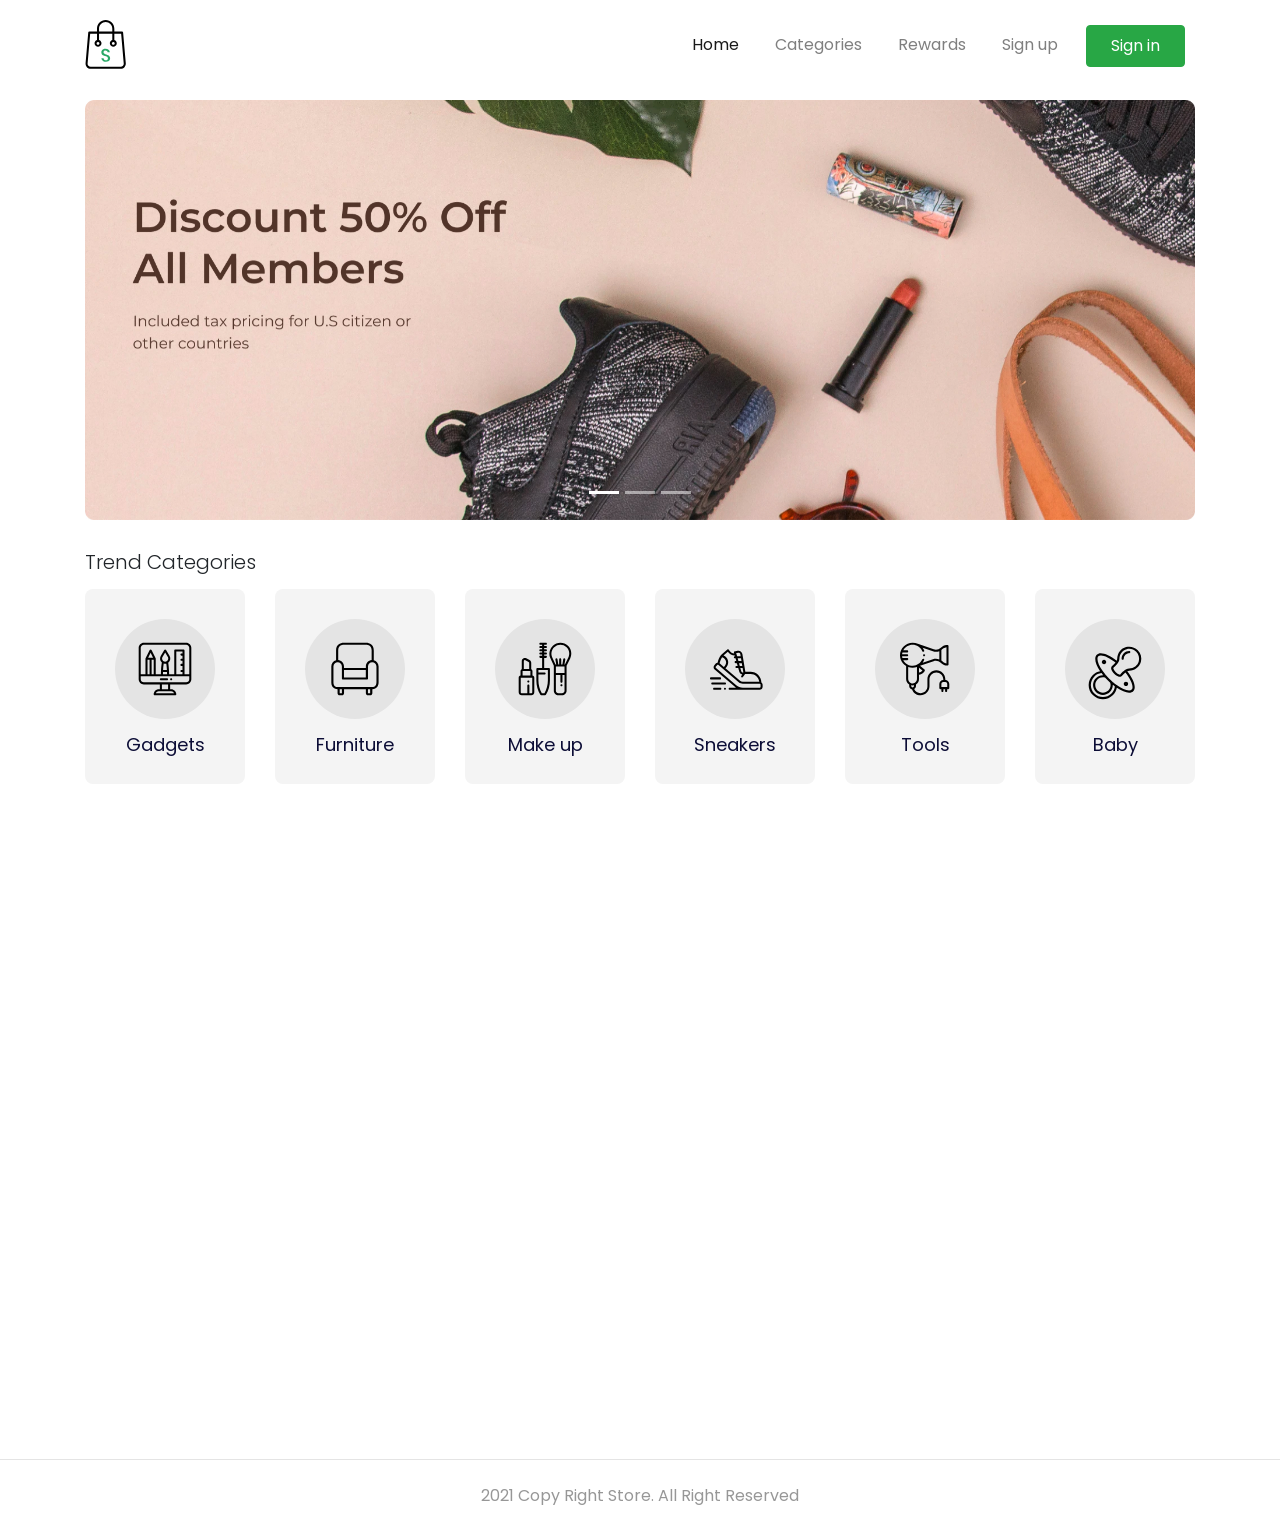
<file: index.html>
<!DOCTYPE html>
<html lang="en">
    <head>
        <meta charset="utf-8" />
        <meta
            name="viewport"
            content="width=device-width, initial-scale=1, shrink-to-fit=no"
        />
        <meta name="description" content="" />
        <meta name="author" content="" />

        <title>Store - Your Best Marketplace</title>

        <link
            href="https://unpkg.com/aos@2.3.1/dist/aos.css"
            rel="stylesheet"
        />
        <link href="style/main.css" rel="stylesheet" />
    </head>

    <body>
        <nav
            class="
                navbar navbar-expand-lg navbar-light navbar-store
                fixed-top
                navbar-fixed-top
            "
            data-aos="fade-down"
        >
            <div class="container">
                <a href="/index.html" class="navbar-brand">
                    <img src="images/logo.svg" alt="logo" />
                </a>
                <button
                    class="navbar-toggler"
                    type="button"
                    data-toggle="collapse"
                    data-target="#navbarResponsive"
                >
                    <span class="navbar-toggler-icon"> </span>
                </button>
                <div class="collapse navbar-collapse" id="navbarResponsive">
                    <ul class="navbar-nav ml-auto">
                        <li class="nav-item active">
                            <a href="/index.html" class="nav-link">Home</a>
                        </li>
                        <li class="nav-item">
                            <a href="/categories.html" class="nav-link">
                                Categories
                            </a>
                        </li>
                        <li class="nav-item">
                            <a href="/#" class="nav-link">Rewards</a>
                        </li>
                        <li class="nav-item">
                            <a href="/register.html" class="nav-link"
                                >Sign up
                            </a>
                        </li>
                        <li class="nav-item">
                            <a
                                href="/login.html"
                                class="btn btn-success nav-link px-4 text-white"
                            >
                                Sign in
                            </a>
                        </li>
                    </ul>
                </div>
            </div>
        </nav>

        <!-- Page Content -->
        <div class="page-content page-home">
            <section class="store-carousel">
                <div class="container">
                    <div class="row">
                        <div class="col-lg-12" data-aos="zoom-in">
                            <div
                                id="storeCarousel"
                                class="carousel slide"
                                data-ride="caraosel"
                            >
                                <ol class="carousel-indicators">
                                    <li
                                        class="active"
                                        data-target="#storeCarousel"
                                        data-slide-to="0"
                                    ></li>
                                    <li
                                        data-target="#storeCarousel"
                                        data-slide-to="1"
                                    ></li>
                                    <li
                                        data-target="#storeCarousel"
                                        data-slide-to="2"
                                    ></li>
                                </ol>
                                <div class="carousel-inner">
                                    <div class="carousel-item active">
                                        <img
                                            src="/images/banner.jpg"
                                            alt="Carousel Image"
                                            class="d-block w-100"
                                        />
                                    </div>
                                    <div class="carousel-item">
                                        <img
                                            src="/images/banner.jpg"
                                            alt="Carousel Image"
                                            class="d-block w-100"
                                        />
                                    </div>
                                    <div class="carousel-item">
                                        <img
                                            src="/images/banner.jpg"
                                            alt="Carousel Image"
                                            class="d-block w-100"
                                        />
                                    </div>
                                </div>
                            </div>
                        </div>
                    </div>
                </div>
            </section>
            <section class="store-trend-categories">
                <div class="container">
                    <div class="row">
                        <div class="col-12" data-aos="fade-up">
                            <h5>Trend Categories</h5>
                        </div>
                    </div>
                    <div class="row">
                        <div
                            class="col-6 col-md-3 col-lg-2"
                            data-aos="fade-up"
                            data-aos-delay="100"
                        >
                            <a href="#" class="component-categories d-block">
                                <div class="categories-image">
                                    <img
                                        src="images/categories-gadget.svg"
                                        alt=""
                                        class="w-100"
                                    />
                                </div>
                                <p class="category-text">Gadgets</p>
                            </a>
                        </div>
                        <div
                            class="col-6 col-md-3 col-lg-2"
                            data-aos="fade-up"
                            data-aos-delay="200"
                        >
                            <a href="#" class="component-categories d-block">
                                <div class="categories-image">
                                    <img
                                        src="images/categories-furniture.svg"
                                        alt=""
                                        class="w-100"
                                    />
                                </div>
                                <p class="category-text">Furniture</p>
                            </a>
                        </div>
                        <div
                            class="col-6 col-md-3 col-lg-2"
                            data-aos="fade-up"
                            data-aos-delay="300"
                        >
                            <a href="#" class="component-categories d-block">
                                <div class="categories-image">
                                    <img
                                        src="images/categories-makeup.svg"
                                        alt=""
                                        class="w-100"
                                    />
                                </div>
                                <p class="category-text">Make up</p>
                            </a>
                        </div>
                        <div
                            class="col-6 col-md-3 col-lg-2"
                            data-aos="fade-up"
                            data-aos-delay="400"
                        >
                            <a href="#" class="component-categories d-block">
                                <div class="categories-image">
                                    <img
                                        src="images/categories-sneaker.svg"
                                        alt=""
                                        class="w-100"
                                    />
                                </div>
                                <p class="category-text">Sneakers</p>
                            </a>
                        </div>
                        <div
                            class="col-6 col-md-3 col-lg-2"
                            data-aos="fade-up"
                            data-aos-delay="500"
                        >
                            <a href="#" class="component-categories d-block">
                                <div class="categories-image">
                                    <img
                                        src="images/categories-tools.svg"
                                        alt=""
                                        class="w-100"
                                    />
                                </div>
                                <p class="category-text">Tools</p>
                            </a>
                        </div>
                        <div
                            class="col-6 col-md-3 col-lg-2"
                            data-aos="fade-up"
                            data-aos-delay="600"
                        >
                            <a href="#" class="component-categories d-block">
                                <div class="categories-image">
                                    <img
                                        src="images/categories-baby.svg"
                                        alt=""
                                        class="w-100"
                                    />
                                </div>
                                <p class="category-text">Baby</p>
                            </a>
                        </div>
                    </div>
                </div>
            </section>
            <section class="store-new-products">
                <div class="container">
                    <div class="row">
                        <div class="col-12" data-aos="fade-up">
                            <h5>New Products</h5>
                        </div>
                    </div>
                    <div class="row">
                        <div
                            class="col-6 col-md-4 col-lg-3"
                            data-aos="fade-up"
                            data-aos-delay="100"
                        >
                            <a
                                href="/details.html"
                                class="component-products d-block"
                            >
                                <div class="products-thumbnail">
                                    <div
                                        class="products-image"
                                        style="
                                            background-image: url(/images/AppleWatch.jpg);
                                        "
                                    ></div>
                                </div>
                                <div class="products-text">Apple Watch 4</div>
                                <div class="products-price">$890</div>
                            </a>
                        </div>
                        <div
                            class="col-6 col-md-4 col-lg-3"
                            data-aos="fade-up"
                            data-aos-delay="200"
                        >
                            <a
                                href="/details.html"
                                class="component-products d-block"
                            >
                                <div class="products-thumbnail">
                                    <div
                                        class="products-image"
                                        style="
                                            background-image: url(images/orangeBogotta.jpg);
                                        "
                                    ></div>
                                </div>
                                <div class="products-text">Orange Bogotta</div>
                                <div class="products-price">$94,509</div>
                            </a>
                        </div>
                        <div
                            class="col-6 col-md-4 col-lg-3"
                            data-aos="fade-up"
                            data-aos-delay="300"
                        >
                            <a
                                href="/details.html"
                                class="component-products d-block"
                            >
                                <div class="products-thumbnail">
                                    <div
                                        class="products-image"
                                        style="
                                            background-image: url(images/sofaTernyaman.jpg);
                                        "
                                    ></div>
                                </div>
                                <div class="products-text">Sofa Ternyaman</div>
                                <div class="products-price">$1,409</div>
                            </a>
                        </div>
                        <div
                            class="col-6 col-md-4 col-lg-3"
                            data-aos="fade-up"
                            data-aos-delay="400"
                        >
                            <a
                                href="/details.html"
                                class="component-products d-block"
                            >
                                <div class="products-thumbnail">
                                    <div
                                        class="products-image"
                                        style="
                                            background-image: url(images/bubukMaketti.jpg);
                                        "
                                    ></div>
                                </div>
                                <div class="products-text">Bubuk Maketti</div>
                                <div class="products-price">$225</div>
                            </a>
                        </div>
                        <div
                            class="col-6 col-md-4 col-lg-3"
                            data-aos="fade-up"
                            data-aos-delay="500"
                        >
                            <a
                                href="/details.html"
                                class="component-products d-block"
                            >
                                <div class="products-thumbnail">
                                    <div
                                        class="products-image"
                                        style="
                                            background-image: url(images/tatakanGelas.jpg);
                                        "
                                    ></div>
                                </div>
                                <div class="products-text">Tatakan Gelas</div>
                                <div class="products-price">$45,184</div>
                            </a>
                        </div>
                        <div
                            class="col-6 col-md-4 col-lg-3"
                            data-aos="fade-up"
                            data-aos-delay="600"
                        >
                            <a
                                href="/details.html"
                                class="component-products d-block"
                            >
                                <div class="products-thumbnail">
                                    <div
                                        class="products-image"
                                        style="
                                            background-image: url(images/mavicKawe.jpg);
                                        "
                                    ></div>
                                </div>
                                <div class="products-text">Mavic Kawe</div>
                                <div class="products-price">$503</div>
                            </a>
                        </div>
                        <div
                            class="col-6 col-md-4 col-lg-3"
                            data-aos="fade-up"
                            data-aos-delay="700"
                        >
                            <a
                                href="/details.html"
                                class="component-products d-block"
                            >
                                <div class="products-thumbnail">
                                    <div
                                        class="products-image"
                                        style="
                                            background-image: url(images/nike.jpg);
                                        "
                                    ></div>
                                </div>
                                <div class="products-text">
                                    Black Edition Nike
                                </div>
                                <div class="products-price">$70,482</div>
                            </a>
                        </div>
                        <div
                            class="col-6 col-md-4 col-lg-3"
                            data-aos="fade-up"
                            data-aos-delay="800"
                        >
                            <a
                                href="/details.html"
                                class="component-products d-block"
                            >
                                <div class="products-thumbnail">
                                    <div
                                        class="products-image"
                                        style="
                                            background-image: url(images/monkeyToys.jpg);
                                        "
                                    ></div>
                                </div>
                                <div class="products-text">Monkey Toys</div>
                                <div class="products-price">$783</div>
                            </a>
                        </div>
                    </div>
                </div>
            </section>
        </div>
        <footer>
            <div class="container">
                <div class="row">
                    <div class="col-12 text-center">
                        <p class="pt-4 pb-2">
                            2021 Copy Right Store. All Right Reserved
                        </p>
                    </div>
                </div>
            </div>
        </footer>
        <!-- Bootstrap core JavaScript -->
        <script src="/vendor/jquery/jquery.slim.min.js"></script>
        <script src="/vendor/bootstrap/js/bootstrap.bundle.min.js"></script>
        <script src="https://unpkg.com/aos@2.3.1/dist/aos.js"></script>
        <script>
            AOS.init();
        </script>
        <script src="/script/navbar-scroll.js"></script>
    </body>
</html>
</file>
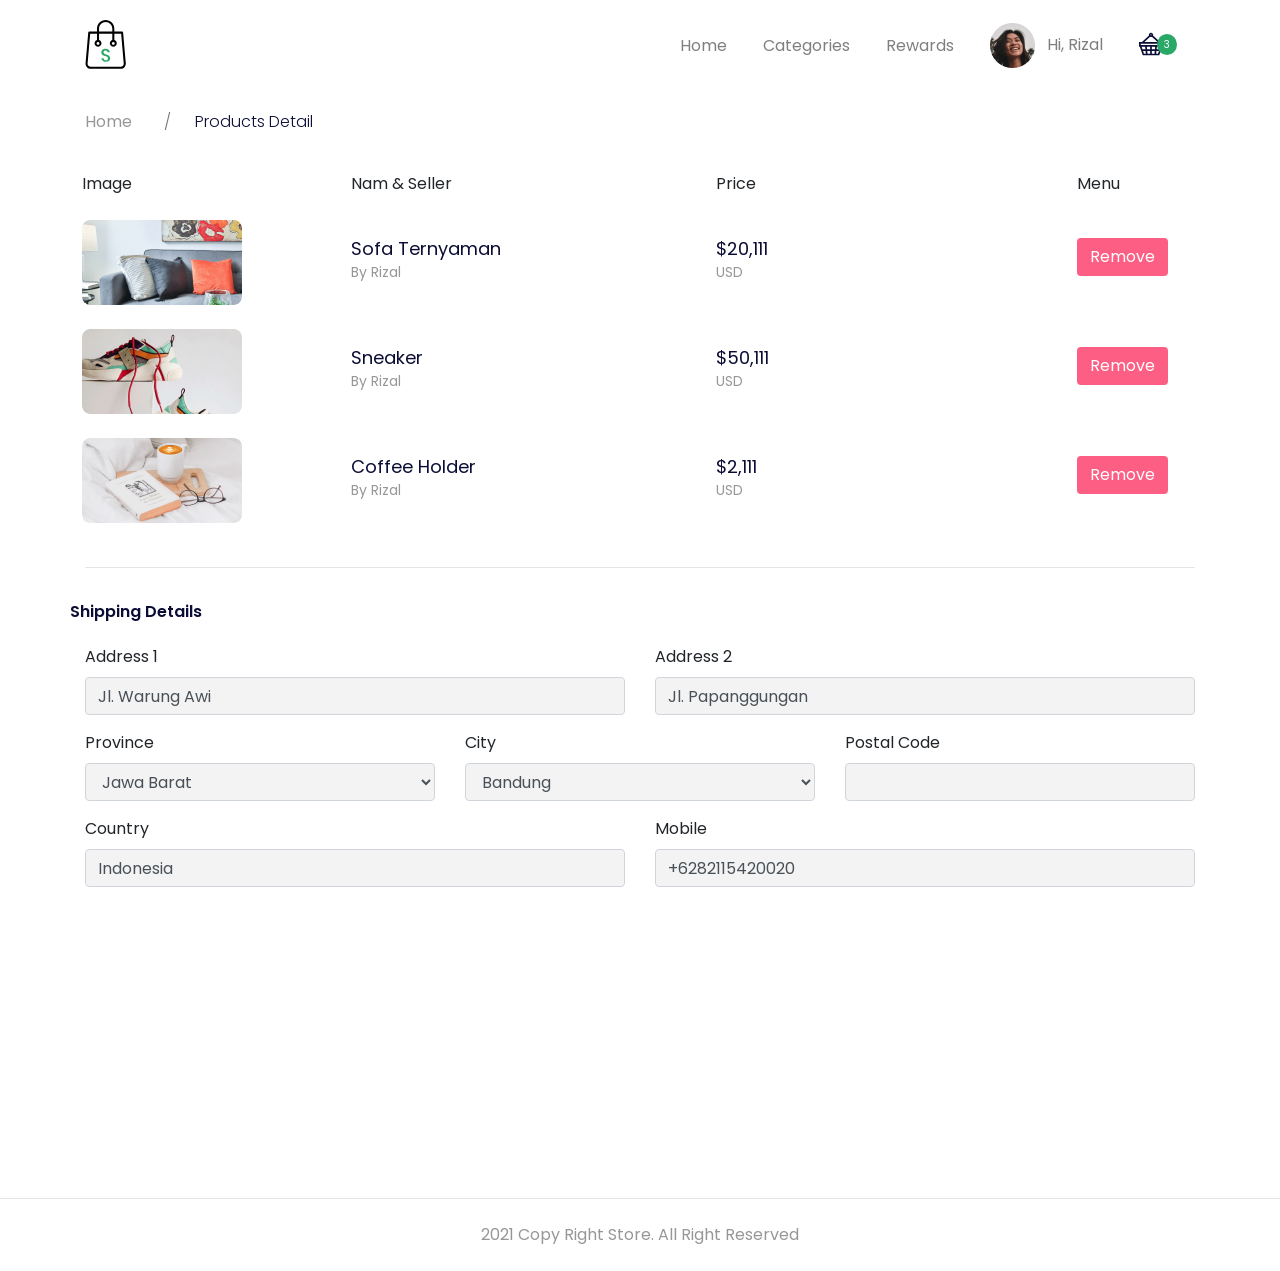
<file: cart.html>
<!DOCTYPE html>
<html lang="en">
    <head>
        <meta charset="utf-8" />
        <meta
            name="viewport"
            content="width=device-width, initial-scale=1, shrink-to-fit=no"
        />
        <meta name="description" content="" />
        <meta name="author" content="" />

        <title>Store - Your Best Marketplace</title>

        <link
            href="https://unpkg.com/aos@2.3.1/dist/aos.css"
            rel="stylesheet"
        />
        <link href="style/main.css" rel="stylesheet" />
    </head>

    <body>
        <nav
            class="
                navbar navbar-expand-lg navbar-light navbar-store
                fixed-top
                navbar-fixed-top
            "
            data-aos="fade-down"
        >
            <div class="container">
                <a href="/index.html" class="navbar-brand">
                    <img src="images/logo.svg" alt="logo" />
                </a>
                <button
                    class="navbar-toggler"
                    type="button"
                    data-toggle="collapse"
                    data-target="#navbarResponsive"
                >
                    <span class="navbar-toggler-icon"> </span>
                </button>
                <div class="collapse navbar-collapse" id="navbarResponsive">
                    <ul class="navbar-nav ml-auto">
                        <li class="nav-item">
                            <a href="/index.html" class="nav-link">Home</a>
                        </li>
                        <li class="nav-item">
                            <a href="/categories.html" class="nav-link">
                                Categories
                            </a>
                        </li>
                        <li class="nav-item">
                            <a href="/#" class="nav-link">Rewards</a>
                        </li>
                    </ul>
                    <!-- dekstop menu -->
                    <ul class="navbar-nav d-none d-lg-flex">
                        <li class="nav-item dropdown">
                            <a
                                href="#"
                                class="nav-link"
                                id="navbarDropdown"
                                role="button"
                                data-toggle="dropdown"
                            >
                                <img
                                    src="images/user_pc.png"
                                    alt=""
                                    class="roundd-circle mr-2 profile-picture"
                                />
                                Hi, Rizal
                            </a>
                            <div class="dropdown-menu">
                                <a href="/dashboard.html" class="dropdown-item">
                                    Dashboard
                                </a>
                                <a
                                    href="/dashboard-account.html"
                                    class="dropdown-item"
                                >
                                    Settings
                                </a>
                                <div class="dropdown-divider">
                                    <a href="#" class="dropdown-item"></a>
                                </div>
                            </div>
                        </li>
                        <li class="nav-item">
                            <a href="#" class="nav-link d-inline-block mt-2">
                                <img src="images/icon-cart-filled.svg" alt="" />
                                <div class="card-badge">3</div>
                            </a>
                        </li>
                    </ul>
                    <ul class="navbar-nav d-block d-lg-none">
                        <li class="nav-item">
                            <a href="#" class="nav-link"> Hi, Rizal </a>
                        </li>
                        <li class="nav-item">
                            <a href="#" class="nav-link d-inline-block">
                                Cart
                            </a>
                        </li>
                    </ul>
                </div>
            </div>
        </nav>

        <!-- page content -->
        <div class="page-content page-cart">
            <section
                class="store-breadcrumbs"
                data-aos="fade-down"
                data-aos-delay="100"
            >
                <div class="container">
                    <div class="row">
                        <div class="col-12">
                            <nav>
                                <ol class="breadcrumb">
                                    <li class="breadcrumb-item">
                                        <a href="index.html">Home</a>
                                    </li>
                                    <li class="breadcrumb-item active">
                                        Products Detail
                                    </li>
                                </ol>
                            </nav>
                        </div>
                    </div>
                </div>
            </section>

            <section class="store-cart">
                <div class="container">
                    <div class="row" data-aos="fade-up" data-aos-delay="100">
                        <div class="col-12 table-responsive">
                            <table class="table table-borderless table-cart">
                                <thead>
                                    <tr>
                                        <td>Image</td>
                                        <td>Nam &amp; Seller</td>
                                        <td>Price</td>
                                        <td>Menu</td>
                                    </tr>
                                </thead>
                                <tbody>
                                    <tr>
                                        <td style="width: 25%">
                                            <img
                                                src="images/products-cart-1.jpg"
                                                alt=""
                                                class="cart-image"
                                            />
                                        </td>
                                        <td style="width: 35%">
                                            <div class="product-title">
                                                Sofa Ternyaman
                                            </div>
                                            <div class="product-subtitle">
                                                By Rizal
                                            </div>
                                        </td>
                                        <td style="width: 35%">
                                            <div class="product-title">
                                                $20,111
                                            </div>
                                            <div class="product-subtitle">
                                                USD
                                            </div>
                                        </td>
                                        <td style="width: 20%">
                                            <a
                                                href=""
                                                class="btn btn-remove-cart"
                                            >
                                                Remove
                                            </a>
                                        </td>
                                    </tr>
                                    <tr>
                                        <td style="width: 25%">
                                            <img
                                                src="images/products-cart-2.jpg"
                                                alt=""
                                                class="cart-image"
                                            />
                                        </td>
                                        <td style="width: 35%">
                                            <div class="product-title">
                                                Sneaker
                                            </div>
                                            <div class="product-subtitle">
                                                By Rizal
                                            </div>
                                        </td>
                                        <td style="width: 35%">
                                            <div class="product-title">
                                                $50,111
                                            </div>
                                            <div class="product-subtitle">
                                                USD
                                            </div>
                                        </td>
                                        <td style="width: 20%">
                                            <a
                                                href=""
                                                class="btn btn-remove-cart"
                                            >
                                                Remove
                                            </a>
                                        </td>
                                    </tr>
                                    <tr>
                                        <td style="width: 25%">
                                            <img
                                                src="images/products-cart-3.jpg"
                                                alt=""
                                                class="cart-image"
                                            />
                                        </td>
                                        <td style="width: 35%">
                                            <div class="product-title">
                                                Coffee Holder
                                            </div>
                                            <div class="product-subtitle">
                                                By Rizal
                                            </div>
                                        </td>
                                        <td style="width: 35%">
                                            <div class="product-title">
                                                $2,111
                                            </div>
                                            <div class="product-subtitle">
                                                USD
                                            </div>
                                        </td>
                                        <td style="width: 20%">
                                            <a
                                                href=""
                                                class="btn btn-remove-cart"
                                            >
                                                Remove
                                            </a>
                                        </td>
                                    </tr>
                                </tbody>
                            </table>
                        </div>
                    </div>
                    <div class="row" data-aos="fade-up" data-aos-delay="150">
                        <div class="col-12">
                            <hr />
                        </div>
                        <div class="col-h2">
                            <h2 class="mb-4">Shipping Details</h2>
                        </div>
                    </div>
                    <div
                        class="row mb-2"
                        data-aos="fade-up"
                        data-aos-delay="200"
                    >
                        <div class="col-md-6">
                            <div class="form-group">
                                <label for="addressOne">Address 1</label>
                                <input
                                    type="text"
                                    class="form-control"
                                    id="addressOne"
                                    name="addressOne"
                                    value="Jl. Warung Awi"
                                />
                            </div>
                        </div>
                        <div class="col-md-6">
                            <div class="form-group">
                                <label for="addressTwo">Address 2</label>
                                <input
                                    type="text"
                                    class="form-control"
                                    id="addressTwo"
                                    name="addressTwo"
                                    value="Jl. Papanggungan"
                                />
                            </div>
                        </div>
                        <div class="col-md-4">
                            <div class="form-group">
                                <label for="Province">Province</label>
                                <select
                                    name="province"
                                    id="province"
                                    class="form-control"
                                >
                                    <option value="jabar">Jawa Barat</option>
                                </select>
                            </div>
                        </div>
                        <div class="col-md-4">
                            <div class="form-group">
                                <label for="city">City</label>
                                <select
                                    name="city"
                                    id="city"
                                    class="form-control"
                                >
                                    <option value="bandung">Bandung</option>
                                </select>
                            </div>
                        </div>
                        <div class="col-md-4">
                            <div class="form-group">
                                <label for="PostalCode">Postal Code</label>
                                <input
                                    type="text"
                                    name="postalCode"
                                    id="popstalCode"
                                    class="form-control"
                                />
                            </div>
                        </div>
                        <div class="col-md-6">
                            <div class="form-group">
                                <label for="country">Country</label>
                                <input
                                    type="text"
                                    class="form-control"
                                    id="country"
                                    name="country"
                                    value="Indonesia"
                                />
                            </div>
                        </div>
                        <div class="col-md-6">
                            <div class="form-group">
                                <label for="mobile">Mobile</label>
                                <input
                                    type="text"
                                    class="form-control"
                                    id="mobile"
                                    name="mobile"
                                    value="+6282115420020"
                                />
                            </div>
                        </div>
                    </div>
                    <div class="row" data-aos="fade-up" data-aos-delay="150">
                        <div class="col-12">
                            <hr />
                        </div>
                        <div class="col-h2">
                            <h2 class="mb-1">Payment Informations</h2>
                        </div>
                    </div>
                    <div class="row" data-aos="fade-up" data-aos-delay="200">
                        <div class="col-4 col-md-2">
                            <div class="product-title">$10</div>
                            <div class="product-subtitle">Country Tax</div>
                        </div>
                        <div class="col-4 col-md-3">
                            <div class="product-title">$280</div>
                            <div class="product-subtitle">
                                Product Insurance
                            </div>
                        </div>
                        <div class="col-4 col-md-2">
                            <div class="product-title">$580</div>
                            <div class="product-subtitle">Ship to Jakarta</div>
                        </div>
                        <div class="col-4 col-md-2">
                            <div class="product-title text-success">
                                $392,409
                            </div>
                            <div class="product-subtitle">Total</div>
                        </div>
                        <div class="col-8 col-md-3">
                            <a
                                href="success.html"
                                class="btn btn-success mt-4 px-4 btn-block"
                                >Checkout Now
                            </a>
                        </div>
                    </div>
                </div>
            </section>
        </div>

        <footer>
            <div class="container">
                <div class="row">
                    <div class="col-12 text-center">
                        <p class="pt-4 pb-2">
                            2021 Copy Right Store. All Right Reserved
                        </p>
                    </div>
                </div>
            </div>
        </footer>
        <!-- Bootstrap core JavaScript -->
        <script src="/vendor/jquery/jquery.slim.min.js"></script>
        <script src="/vendor/bootstrap/js/bootstrap.bundle.min.js"></script>
        <script src="https://unpkg.com/aos@2.3.1/dist/aos.js"></script>
        <script>
            AOS.init();
        </script>
        <script src="/script/navbar-scroll.js"></script>
    </body>
</html>
</file>
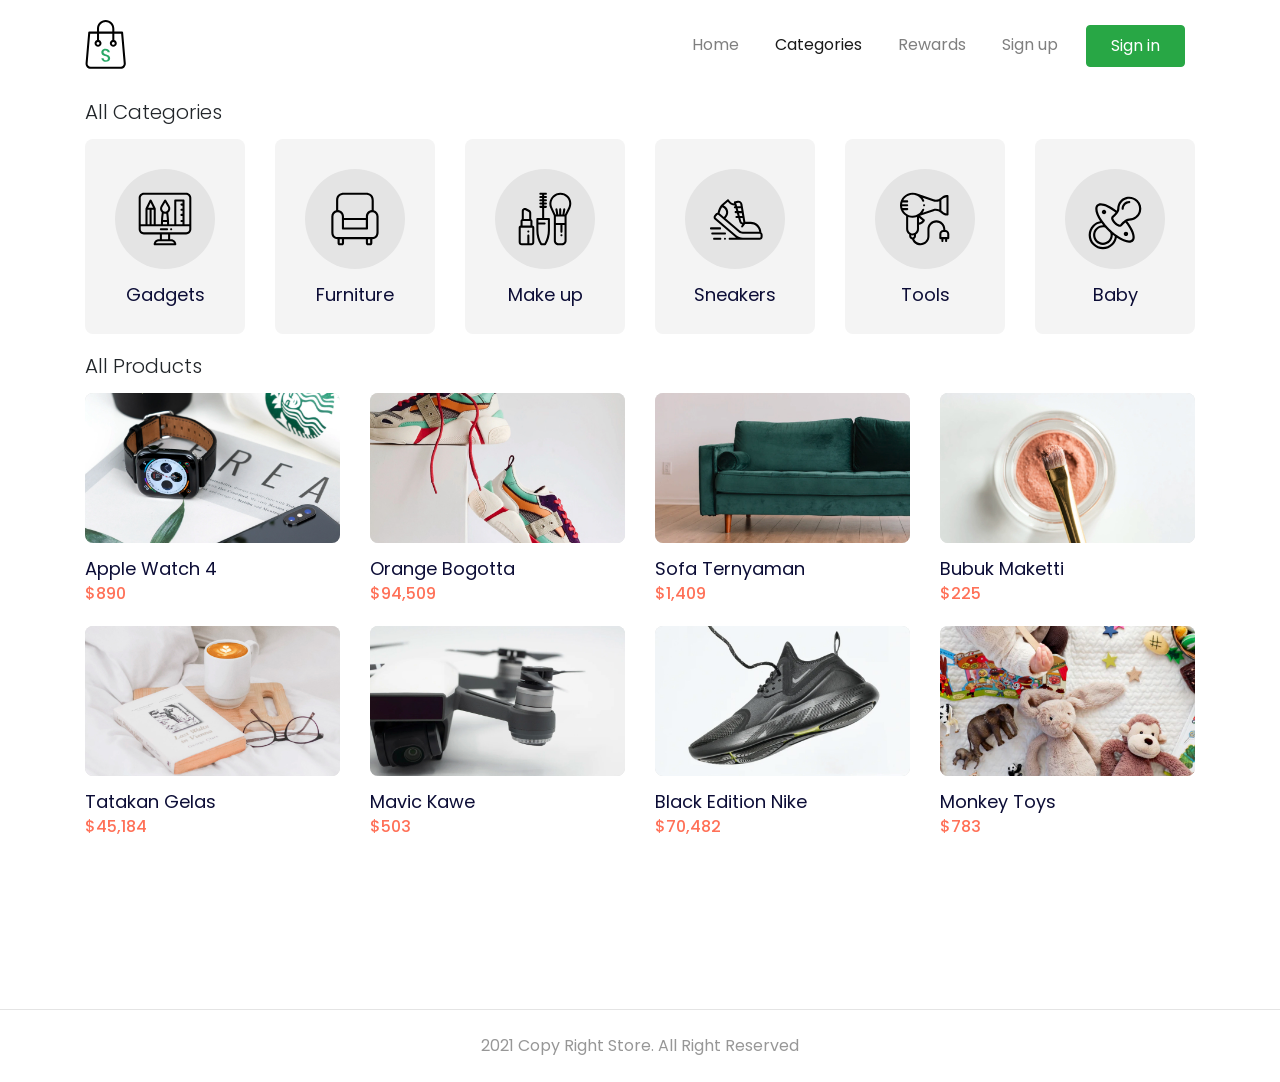
<file: categories.html>
<!DOCTYPE html>
<html lang="en">
    <head>
        <meta charset="utf-8" />
        <meta
            name="viewport"
            content="width=device-width, initial-scale=1, shrink-to-fit=no"
        />
        <meta name="description" content="" />
        <meta name="author" content="" />

        <title>Store - Your Best Marketplace</title>

        <link
            href="https://unpkg.com/aos@2.3.1/dist/aos.css"
            rel="stylesheet"
        />
        <link href="style/main.css" rel="stylesheet" />
    </head>

    <body>
        <nav
            class="
                navbar navbar-expand-lg navbar-light navbar-store
                fixed-top
                navbar-fixed-top
            "
            data-aos="fade-down"
        >
            <div class="container">
                <a href="/index.html" class="navbar-brand">
                    <img src="images/logo.svg" alt="logo" />
                </a>
                <button
                    class="navbar-toggler"
                    type="button"
                    data-toggle="collapse"
                    data-target="#navbarResponsive"
                >
                    <span class="navbar-toggler-icon"> </span>
                </button>
                <div class="collapse navbar-collapse" id="navbarResponsive">
                    <ul class="navbar-nav ml-auto">
                        <li class="nav-item">
                            <a href="/index.html" class="nav-link">Home</a>
                        </li>
                        <li class="nav-item active">
                            <a href="/categories.html" class="nav-link">
                                Categories
                            </a>
                        </li>
                        <li class="nav-item">
                            <a href="/#" class="nav-link">Rewards</a>
                        </li>
                        <li class="nav-item">
                            <a href="/register.html" class="nav-link"
                                >Sign up
                            </a>
                        </li>
                        <li class="nav-item">
                            <a
                                href="/login.html"
                                class="btn btn-success nav-link px-4 text-white"
                            >
                                Sign in
                            </a>
                        </li>
                    </ul>
                </div>
            </div>
        </nav>

        <!-- Page Content -->
        <div class="page-content page-home">
            <section class="store-trend-categories">
                <div class="container">
                    <div class="row">
                        <div class="col-12" data-aos="fade-up">
                            <h5>All Categories</h5>
                        </div>
                    </div>
                    <div class="row">
                        <div
                            class="col-6 col-md-3 col-lg-2"
                            data-aos="fade-up"
                            data-aos-delay="100"
                        >
                            <a href="#" class="component-categories d-block">
                                <div class="categories-image">
                                    <img
                                        src="images/categories-gadget.svg"
                                        alt=""
                                        class="w-100"
                                    />
                                </div>
                                <p class="category-text">Gadgets</p>
                            </a>
                        </div>
                        <div
                            class="col-6 col-md-3 col-lg-2"
                            data-aos="fade-up"
                            data-aos-delay="200"
                        >
                            <a href="#" class="component-categories d-block">
                                <div class="categories-image">
                                    <img
                                        src="images/categories-furniture.svg"
                                        alt=""
                                        class="w-100"
                                    />
                                </div>
                                <p class="category-text">Furniture</p>
                            </a>
                        </div>
                        <div
                            class="col-6 col-md-3 col-lg-2"
                            data-aos="fade-up"
                            data-aos-delay="300"
                        >
                            <a href="#" class="component-categories d-block">
                                <div class="categories-image">
                                    <img
                                        src="images/categories-makeup.svg"
                                        alt=""
                                        class="w-100"
                                    />
                                </div>
                                <p class="category-text">Make up</p>
                            </a>
                        </div>
                        <div
                            class="col-6 col-md-3 col-lg-2"
                            data-aos="fade-up"
                            data-aos-delay="400"
                        >
                            <a href="#" class="component-categories d-block">
                                <div class="categories-image">
                                    <img
                                        src="images/categories-sneaker.svg"
                                        alt=""
                                        class="w-100"
                                    />
                                </div>
                                <p class="category-text">Sneakers</p>
                            </a>
                        </div>
                        <div
                            class="col-6 col-md-3 col-lg-2"
                            data-aos="fade-up"
                            data-aos-delay="500"
                        >
                            <a href="#" class="component-categories d-block">
                                <div class="categories-image">
                                    <img
                                        src="images/categories-tools.svg"
                                        alt=""
                                        class="w-100"
                                    />
                                </div>
                                <p class="category-text">Tools</p>
                            </a>
                        </div>
                        <div
                            class="col-6 col-md-3 col-lg-2"
                            data-aos="fade-up"
                            data-aos-delay="600"
                        >
                            <a href="#" class="component-categories d-block">
                                <div class="categories-image">
                                    <img
                                        src="images/categories-baby.svg"
                                        alt=""
                                        class="w-100"
                                    />
                                </div>
                                <p class="category-text">Baby</p>
                            </a>
                        </div>
                    </div>
                </div>
            </section>
            <section class="store-new-products">
                <div class="container">
                    <div class="row">
                        <div class="col-12" data-aos="fade-up">
                            <h5>All Products</h5>
                        </div>
                    </div>
                    <div class="row">
                        <div
                            class="col-6 col-md-4 col-lg-3"
                            data-aos="fade-up"
                            data-aos-delay="100"
                        >
                            <a
                                href="/details.html"
                                class="component-products d-block"
                            >
                                <div class="products-thumbnail">
                                    <div
                                        class="products-image"
                                        style="
                                            background-image: url(/images/AppleWatch.jpg);
                                        "
                                    ></div>
                                </div>
                                <div class="products-text">Apple Watch 4</div>
                                <div class="products-price">$890</div>
                            </a>
                        </div>
                        <div
                            class="col-6 col-md-4 col-lg-3"
                            data-aos="fade-up"
                            data-aos-delay="200"
                        >
                            <a
                                href="/details.html"
                                class="component-products d-block"
                            >
                                <div class="products-thumbnail">
                                    <div
                                        class="products-image"
                                        style="
                                            background-image: url(images/orangeBogotta.jpg);
                                        "
                                    ></div>
                                </div>
                                <div class="products-text">Orange Bogotta</div>
                                <div class="products-price">$94,509</div>
                            </a>
                        </div>
                        <div
                            class="col-6 col-md-4 col-lg-3"
                            data-aos="fade-up"
                            data-aos-delay="300"
                        >
                            <a
                                href="/details.html"
                                class="component-products d-block"
                            >
                                <div class="products-thumbnail">
                                    <div
                                        class="products-image"
                                        style="
                                            background-image: url(images/sofaTernyaman.jpg);
                                        "
                                    ></div>
                                </div>
                                <div class="products-text">Sofa Ternyaman</div>
                                <div class="products-price">$1,409</div>
                            </a>
                        </div>
                        <div
                            class="col-6 col-md-4 col-lg-3"
                            data-aos="fade-up"
                            data-aos-delay="400"
                        >
                            <a
                                href="/details.html"
                                class="component-products d-block"
                            >
                                <div class="products-thumbnail">
                                    <div
                                        class="products-image"
                                        style="
                                            background-image: url(images/bubukMaketti.jpg);
                                        "
                                    ></div>
                                </div>
                                <div class="products-text">Bubuk Maketti</div>
                                <div class="products-price">$225</div>
                            </a>
                        </div>
                        <div
                            class="col-6 col-md-4 col-lg-3"
                            data-aos="fade-up"
                            data-aos-delay="500"
                        >
                            <a
                                href="/details.html"
                                class="component-products d-block"
                            >
                                <div class="products-thumbnail">
                                    <div
                                        class="products-image"
                                        style="
                                            background-image: url(images/tatakanGelas.jpg);
                                        "
                                    ></div>
                                </div>
                                <div class="products-text">Tatakan Gelas</div>
                                <div class="products-price">$45,184</div>
                            </a>
                        </div>
                        <div
                            class="col-6 col-md-4 col-lg-3"
                            data-aos="fade-up"
                            data-aos-delay="600"
                        >
                            <a
                                href="/details.html"
                                class="component-products d-block"
                            >
                                <div class="products-thumbnail">
                                    <div
                                        class="products-image"
                                        style="
                                            background-image: url(images/mavicKawe.jpg);
                                        "
                                    ></div>
                                </div>
                                <div class="products-text">Mavic Kawe</div>
                                <div class="products-price">$503</div>
                            </a>
                        </div>
                        <div
                            class="col-6 col-md-4 col-lg-3"
                            data-aos="fade-up"
                            data-aos-delay="700"
                        >
                            <a
                                href="/details.html"
                                class="component-products d-block"
                            >
                                <div class="products-thumbnail">
                                    <div
                                        class="products-image"
                                        style="
                                            background-image: url(images/nike.jpg);
                                        "
                                    ></div>
                                </div>
                                <div class="products-text">
                                    Black Edition Nike
                                </div>
                                <div class="products-price">$70,482</div>
                            </a>
                        </div>
                        <div
                            class="col-6 col-md-4 col-lg-3"
                            data-aos="fade-up"
                            data-aos-delay="800"
                        >
                            <a
                                href="/details.html"
                                class="component-products d-block"
                            >
                                <div class="products-thumbnail">
                                    <div
                                        class="products-image"
                                        style="
                                            background-image: url(images/monkeyToys.jpg);
                                        "
                                    ></div>
                                </div>
                                <div class="products-text">Monkey Toys</div>
                                <div class="products-price">$783</div>
                            </a>
                        </div>
                    </div>
                </div>
            </section>
        </div>
        <footer>
            <div class="container">
                <div class="row">
                    <div class="col-12 text-center">
                        <p class="pt-4 pb-2">
                            2021 Copy Right Store. All Right Reserved
                        </p>
                    </div>
                </div>
            </div>
        </footer>
        <!-- Bootstrap core JavaScript -->
        <script src="/vendor/jquery/jquery.slim.min.js"></script>
        <script src="/vendor/bootstrap/js/bootstrap.bundle.min.js"></script>
        <script src="https://unpkg.com/aos@2.3.1/dist/aos.js"></script>
        <script>
            AOS.init();
        </script>
        <script src="/script/navbar-scroll.js"></script>
    </body>
</html>
</file>
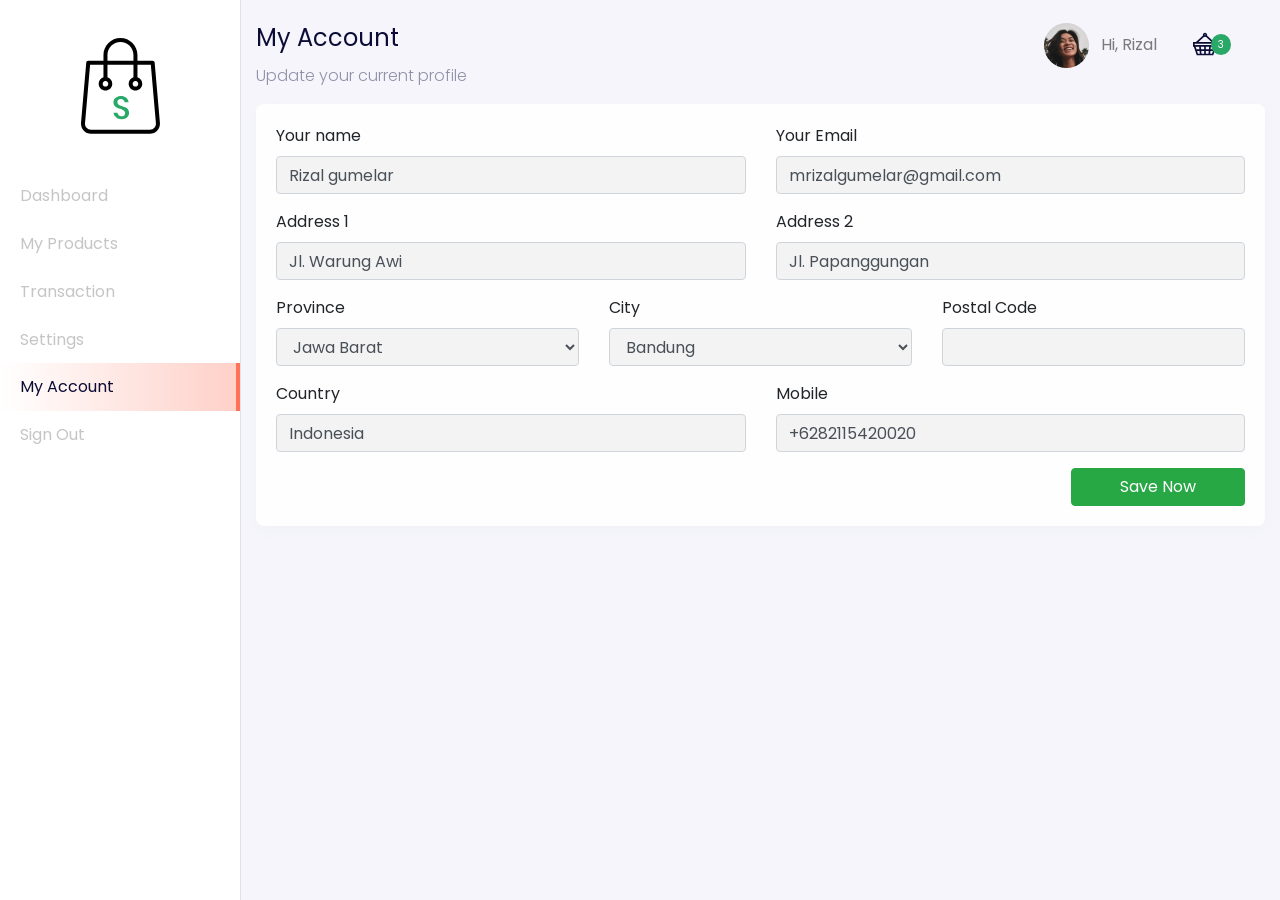
<file: dashboard-account.html>
<!DOCTYPE html>
<html lang="en">
    <head>
        <meta charset="utf-8" />
        <meta name="viewport" content="width=device-width, initial-scale=1, shrink-to-fit=no" />
        <meta name="description" content="" />
        <meta name="author" content="" />

        <title>Store - Your Best Marketplace</title>

        <link href="https://unpkg.com/aos@2.3.1/dist/aos.css" rel="stylesheet" />
        <link href="style/main.css" rel="stylesheet" />
    </head>

    <body>
        <div class="page-dashboard">
            <div class="d-flex" id="wrapper" data-aos="fade-right">
                <!-- sidebar -->
                <div class="border-right" id="sidebar-wrapper">
                    <div class="sidebar-heading text-center">
                        <img src="images/dashboard-store-log.svg" alt="" class="my-4" />
                    </div>
                    <div class="list-group list-group-flush">
                        <a href="dashboard.html" class="list-group-item list-group-item-action"> Dashboard </a>
                        <a href="dashboard-product.html" class="list-group-item list-group-item-action">
                            My Products
                        </a>
                        <a href="dashboard-transactions.html" class="list-group-item list-group-item-action">
                            Transaction
                        </a>
                        <a href="dashboard-settings.html" class="list-group-item list-group-item-action"> Settings </a>
                        <a href="dashboard-Account.html" class="list-group-item list-group-item-action active">
                            My Account
                        </a>
                        <a href="index.html" class="list-group-item list-group-item-action"> Sign Out </a>
                    </div>
                </div>
                <!-- page content -->
                <div id="page-content-wrapper">
                    <nav class="navbar navbar-expand-lg navbar-light navbar-store fixed-top" data-aos="fade-down">
                        <div class="container-fluid">
                            <button class="btn btn-secondary d-md-none mr-auto mr-2" id="menu-toggle">
                                &laquo; Menu
                            </button>
                            <button
                                class="navbar-toggler"
                                type="button"
                                data-toggle="collapse"
                                data-target="#navbarSupportedContent"
                            >
                                <span class="navbar-toggler-icon"> </span>
                            </button>
                            <div class="collapse navbar-collapse" id="navbarSupportedContent">
                                <!-- dekstop menu -->
                                <ul class="navbar-nav d-none d-lg-flex ml-auto">
                                    <li class="nav-item dropdown">
                                        <a
                                            href="#"
                                            class="nav-link"
                                            id="navbarDropdown"
                                            role="button"
                                            data-toggle="dropdown"
                                        >
                                            <img
                                                src="images/user_pc.png"
                                                alt=""
                                                class="roundd-circle mr-2 profile-picture"
                                            />
                                            Hi, Rizal
                                        </a>
                                        <div class="dropdown-menu">
                                            <a href="/dashboard.html" class="dropdown-item"> Dashboard </a>
                                            <a href="/dashboard-account.html" class="dropdown-item"> Settings </a>
                                            <div class="dropdown-divider">
                                                <a href="#" class="dropdown-item"></a>
                                            </div>
                                        </div>
                                    </li>
                                    <li class="nav-item">
                                        <a href="#" class="nav-link d-inline-block mt-2">
                                            <img src="images/icon-cart-filled.svg" alt="" />
                                            <div class="card-badge">3</div>
                                        </a>
                                    </li>
                                </ul>
                                <ul class="navbar-nav d-block d-lg-none">
                                    <li class="nav-item">
                                        <a href="#" class="nav-link"> Hi, Rizal </a>
                                    </li>
                                    <li class="nav-item">
                                        <a href="#" class="nav-link d-inline-block"> Cart </a>
                                    </li>
                                </ul>
                            </div>
                        </div>
                    </nav>

                    <!-- content -->

                    <div class="section-content section-dashboard-home" data-aos="fade-up">
                        <div class="container-fluid">
                            <div class="dashboard-heading">
                                <h2 class="dashboard-title">My Account</h2>
                                <p class="dashboard-subtitle">Update your current profile</p>
                            </div>
                            <div class="dashboard-content">
                                <div class="row">
                                    <div class="col-12">
                                        <form action="">
                                            <div class="card">
                                                <div class="card-body">
                                                    <div class="row">
                                                        <div class="col-md-6">
                                                            <div class="form-group">
                                                                <label for="name">Your name</label>
                                                                <input
                                                                    type="text"
                                                                    class="form-control"
                                                                    id="name"
                                                                    name="name"
                                                                    value="Rizal gumelar"
                                                                />
                                                            </div>
                                                        </div>
                                                        <div class="col-md-6">
                                                            <div class="form-group">
                                                                <label for="email">Your Email</label>
                                                                <input
                                                                    type="email"
                                                                    class="form-control"
                                                                    id="email"
                                                                    name="email"
                                                                    value="mrizalgumelar@gmail.com"
                                                                />
                                                            </div>
                                                        </div>
                                                        <div class="col-md-6">
                                                            <div class="form-group">
                                                                <label for="addressOne">Address 1</label>
                                                                <input
                                                                    type="text"
                                                                    class="form-control"
                                                                    id="addressOne"
                                                                    name="addressOne"
                                                                    value="Jl. Warung Awi"
                                                                />
                                                            </div>
                                                        </div>
                                                        <div class="col-md-6">
                                                            <div class="form-group">
                                                                <label for="addressTwo">Address 2</label>
                                                                <input
                                                                    type="text"
                                                                    class="form-control"
                                                                    id="addressTwo"
                                                                    name="addressTwo"
                                                                    value="Jl. Papanggungan"
                                                                />
                                                            </div>
                                                        </div>
                                                        <div class="col-md-4">
                                                            <div class="form-group">
                                                                <label for="Province">Province</label>
                                                                <select
                                                                    name="province"
                                                                    id="province"
                                                                    class="form-control"
                                                                >
                                                                    <option value="jabar">Jawa Barat</option>
                                                                </select>
                                                            </div>
                                                        </div>
                                                        <div class="col-md-4">
                                                            <div class="form-group">
                                                                <label for="city">City</label>
                                                                <select name="city" id="city" class="form-control">
                                                                    <option value="bandung">Bandung</option>
                                                                </select>
                                                            </div>
                                                        </div>
                                                        <div class="col-md-4">
                                                            <div class="form-group">
                                                                <label for="PostalCode">Postal Code</label>
                                                                <input
                                                                    type="text"
                                                                    name="postalCode"
                                                                    id="popstalCode"
                                                                    class="form-control"
                                                                />
                                                            </div>
                                                        </div>
                                                        <div class="col-md-6">
                                                            <div class="form-group">
                                                                <label for="country">Country</label>
                                                                <input
                                                                    type="text"
                                                                    class="form-control"
                                                                    id="country"
                                                                    name="country"
                                                                    value="Indonesia"
                                                                />
                                                            </div>
                                                        </div>
                                                        <div class="col-md-6">
                                                            <div class="form-group">
                                                                <label for="mobile">Mobile</label>
                                                                <input
                                                                    type="text"
                                                                    class="form-control"
                                                                    id="mobile"
                                                                    name="mobile"
                                                                    value="+6282115420020"
                                                                />
                                                            </div>
                                                        </div>
                                                    </div>
                                                    <div class="row">
                                                        <div class="col text-right">
                                                            <button type="submit" class="btn btn-success px-5">
                                                                Save Now
                                                            </button>
                                                        </div>
                                                    </div>
                                                </div>
                                            </div>
                                        </form>
                                    </div>
                                </div>
                            </div>
                        </div>
                    </div>
                </div>
            </div>
        </div>

        <!-- Bootstrap core JavaScript -->
        <script src="/vendor/jquery/jquery.slim.min.js"></script>
        <script src="/vendor/bootstrap/js/bootstrap.bundle.min.js"></script>
        <script src="https://unpkg.com/aos@2.3.1/dist/aos.js"></script>
        <script>
            AOS.init();
        </script>
        <script>
            $('#menu-toggle').click(function (e) {
                e.preventDefault();
                $('#wrapper').toggleClass('toggled');
            });
        </script>
    </body>
</html>
</file>
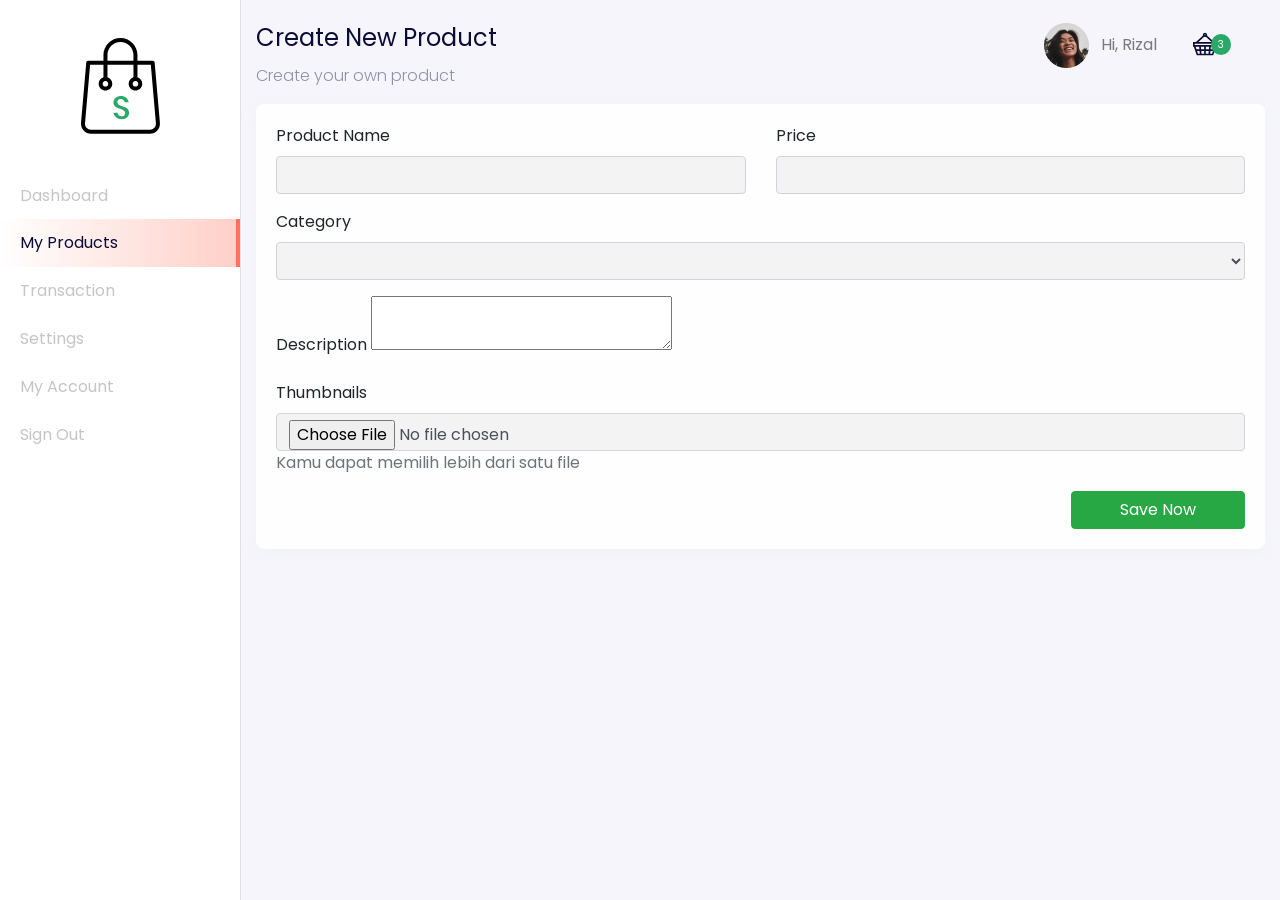
<file: dashboard-product-create.html>
<!DOCTYPE html>
<html lang="en">
    <head>
        <meta charset="utf-8" />
        <meta name="viewport" content="width=device-width, initial-scale=1, shrink-to-fit=no" />
        <meta name="description" content="" />
        <meta name="author" content="" />

        <title>Store - Your Best Marketplace</title>

        <link href="https://unpkg.com/aos@2.3.1/dist/aos.css" rel="stylesheet" />
        <link href="style/main.css" rel="stylesheet" />
    </head>

    <body>
        <div class="page-dashboard">
            <div class="d-flex" id="wrapper" data-aos="fade-right">
                <!-- sidebar -->
                <div class="border-right" id="sidebar-wrapper">
                    <div class="sidebar-heading text-center">
                        <img src="images/dashboard-store-log.svg" alt="" class="my-4" />
                    </div>
                    <div class="list-group list-group-flush">
                        <a href="dashboard.html" class="list-group-item list-group-item-action">
                            Dashboard
                        </a>
                        <a
                            href="dashboard-product.html"
                            class="list-group-item list-group-item-action active"
                        >
                            My Products
                        </a>
                        <a
                            href="dashboard-transactions.html"
                            class="list-group-item list-group-item-action"
                        >
                            Transaction
                        </a>
                        <a
                            href="dashboard-settings.html"
                            class="list-group-item list-group-item-action"
                        >
                            Settings
                        </a>
                        <a
                            href="dashboard-Account.html"
                            class="list-group-item list-group-item-action"
                        >
                            My Account
                        </a>
                        <a href="index.html" class="list-group-item list-group-item-action">
                            Sign Out
                        </a>
                    </div>
                </div>
                <!-- page content -->
                <div id="page-content-wrapper">
                    <nav
                        class="navbar navbar-expand-lg navbar-light navbar-store fixed-top"
                        data-aos="fade-down"
                    >
                        <div class="container-fluid">
                            <button
                                class="btn btn-secondary d-md-none mr-auto mr-2"
                                id="menu-toggle"
                            >
                                &laquo; Menu
                            </button>
                            <button
                                class="navbar-toggler"
                                type="button"
                                data-toggle="collapse"
                                data-target="#navbarSupportedContent"
                            >
                                <span class="navbar-toggler-icon"> </span>
                            </button>
                            <div class="collapse navbar-collapse" id="navbarSupportedContent">
                                <!-- dekstop menu -->
                                <ul class="navbar-nav d-none d-lg-flex ml-auto">
                                    <li class="nav-item dropdown">
                                        <a
                                            href="#"
                                            class="nav-link"
                                            id="navbarDropdown"
                                            role="button"
                                            data-toggle="dropdown"
                                        >
                                            <img
                                                src="images/user_pc.png"
                                                alt=""
                                                class="roundd-circle mr-2 profile-picture"
                                            />
                                            Hi, Rizal
                                        </a>
                                        <div class="dropdown-menu">
                                            <a href="/dashboard.html" class="dropdown-item">
                                                Dashboard
                                            </a>
                                            <a href="/dashboard-account.html" class="dropdown-item">
                                                Settings
                                            </a>
                                            <div class="dropdown-divider">
                                                <a href="#" class="dropdown-item"></a>
                                            </div>
                                        </div>
                                    </li>
                                    <li class="nav-item">
                                        <a href="#" class="nav-link d-inline-block mt-2">
                                            <img src="images/icon-cart-filled.svg" alt="" />
                                            <div class="card-badge">3</div>
                                        </a>
                                    </li>
                                </ul>
                                <ul class="navbar-nav d-block d-lg-none">
                                    <li class="nav-item">
                                        <a href="#" class="nav-link"> Hi, Rizal </a>
                                    </li>
                                    <li class="nav-item">
                                        <a href="#" class="nav-link d-inline-block"> Cart </a>
                                    </li>
                                </ul>
                            </div>
                        </div>
                    </nav>

                    <!-- content -->

                    <div class="section-content section-dashboard-home" data-aos="fade-up">
                        <div class="container-fluid">
                            <div class="dashboard-heading">
                                <h2 class="dashboard-title">Create New Product</h2>
                                <p class="dashboard-subtitle">Create your own product</p>
                            </div>
                            <div class="dashboard-content">
                                <div class="row">
                                    <div class="col-12">
                                        <form action="">
                                            <div class="card">
                                                <div class="card-body">
                                                    <div class="row">
                                                        <div class="col-md-6">
                                                            <div class="form-group">
                                                                <label for="">Product Name </label>
                                                                <input
                                                                    type="text"
                                                                    class="form-control"
                                                                />
                                                            </div>
                                                        </div>
                                                        <div class="col-md-6">
                                                            <div class="form-group">
                                                                <label for="">Price </label>
                                                                <input
                                                                    type="number"
                                                                    class="form-control"
                                                                />
                                                            </div>
                                                        </div>
                                                        <div class="col-md-12">
                                                            <div
                                                                class="form-group"
                                                                v-if="is_store_open"
                                                            >
                                                                <label for="">Category</label>
                                                                <select
                                                                    name="category"
                                                                    class="form-control"
                                                                >
                                                                    <option value="" disabled>
                                                                        Select Category
                                                                    </option>
                                                                </select>
                                                            </div>
                                                        </div>
                                                        <div class="col-md-12">
                                                            <div class="form-group">
                                                                <label for="">Description</label>
                                                                <textarea name="editor"></textarea>
                                                            </div>
                                                        </div>
                                                        <div class="col-md-12">
                                                            <div class="form-group">
                                                                <label for="">Thumbnails </label>
                                                                <input
                                                                    type="file"
                                                                    class="form-control"
                                                                />
                                                                <p class="text-muted">
                                                                    Kamu dapat memilih lebih dari
                                                                    satu file
                                                                </p>
                                                            </div>
                                                        </div>
                                                    </div>
                                                    <div class="row">
                                                        <div class="col text-right">
                                                            <button
                                                                type="submit"
                                                                class="btn btn-success px-5"
                                                            >
                                                                Save Now
                                                            </button>
                                                        </div>
                                                    </div>
                                                </div>
                                            </div>
                                        </form>
                                    </div>
                                </div>
                            </div>
                        </div>
                    </div>
                </div>
            </div>
        </div>

        <!-- Bootstrap core JavaScript -->
        <script src="/vendor/jquery/jquery.slim.min.js"></script>
        <script src="/vendor/bootstrap/js/bootstrap.bundle.min.js"></script>
        <script src="https://unpkg.com/aos@2.3.1/dist/aos.js"></script>
        <script>
            AOS.init();
        </script>
        <script>
            $('#menu-toggle').click(function (e) {
                e.preventDefault();
                $('#wrapper').toggleClass('toggled');
            });
        </script>
        <script src="https://cdn.ckeditor.com/4.17.1/standard/ckeditor.js"></script>
        <script>
            CKEDITOR.replace('editor');
        </script>
    </body>
</html>
</file>
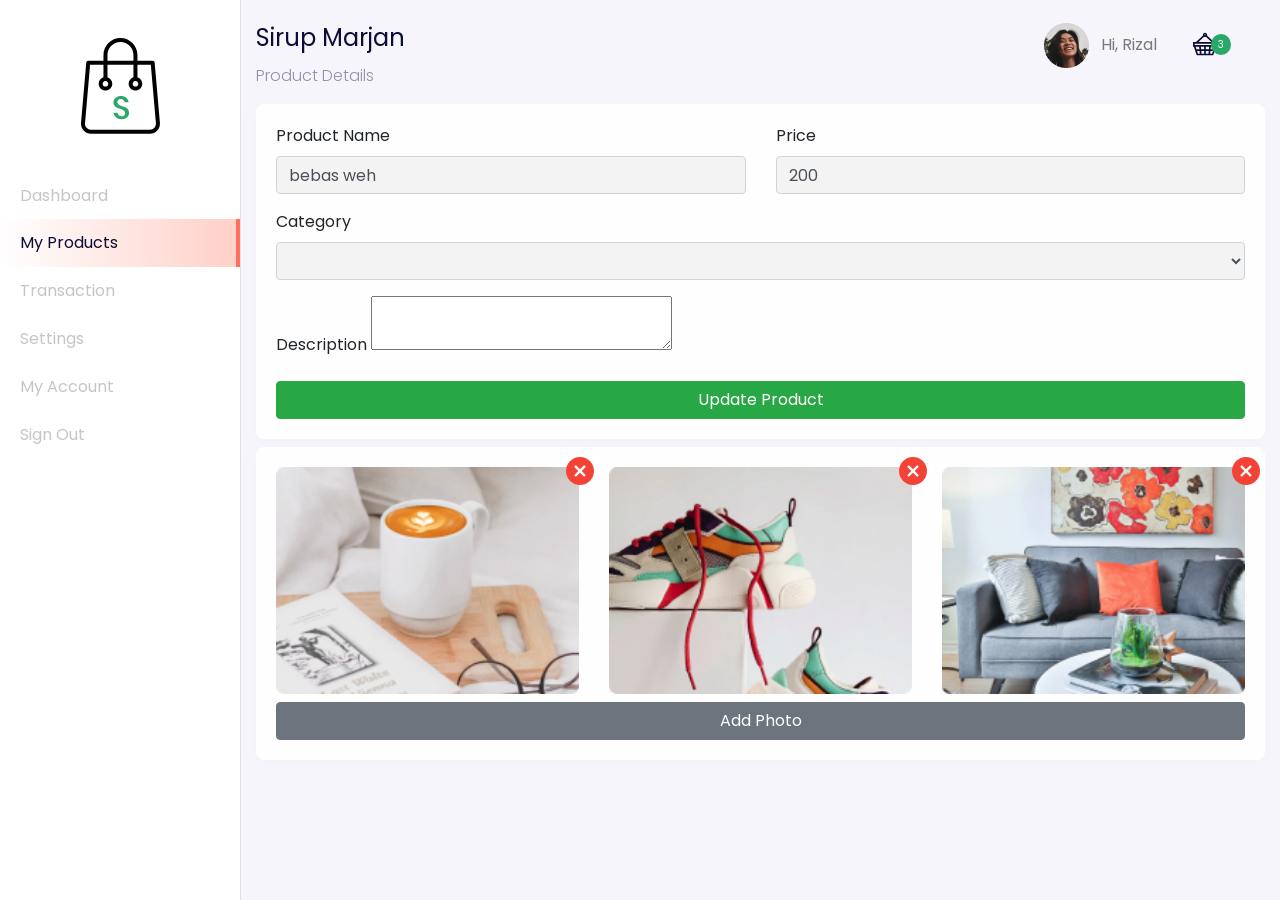
<file: dashboard-product-detail.html>
<!DOCTYPE html>
<html lang="en">
    <head>
        <meta charset="utf-8" />
        <meta name="viewport" content="width=device-width, initial-scale=1, shrink-to-fit=no" />
        <meta name="description" content="" />
        <meta name="author" content="" />

        <title>Store - Your Best Marketplace</title>

        <link href="https://unpkg.com/aos@2.3.1/dist/aos.css" rel="stylesheet" />
        <link href="style/main.css" rel="stylesheet" />
    </head>

    <body>
        <div class="page-dashboard">
            <div class="d-flex" id="wrapper" data-aos="fade-right">
                <!-- sidebar -->
                <div class="border-right" id="sidebar-wrapper">
                    <div class="sidebar-heading text-center">
                        <img src="images/dashboard-store-log.svg" alt="" class="my-4" />
                    </div>
                    <div class="list-group list-group-flush">
                        <a href="dashboard.html" class="list-group-item list-group-item-action">
                            Dashboard
                        </a>
                        <a
                            href="dashboard-product.html"
                            class="list-group-item list-group-item-action active"
                        >
                            My Products
                        </a>
                        <a
                            href="dashboard-transactions.html"
                            class="list-group-item list-group-item-action"
                        >
                            Transaction
                        </a>
                        <a
                            href="dashboard-settings.html"
                            class="list-group-item list-group-item-action"
                        >
                            Settings
                        </a>
                        <a
                            href="dashboard-Account.html"
                            class="list-group-item list-group-item-action"
                        >
                            My Account
                        </a>
                        <a href="index.html" class="list-group-item list-group-item-action">
                            Sign Out
                        </a>
                    </div>
                </div>
                <!-- page content -->
                <div id="page-content-wrapper">
                    <nav
                        class="navbar navbar-expand-lg navbar-light navbar-store fixed-top"
                        data-aos="fade-down"
                    >
                        <div class="container-fluid">
                            <button
                                class="btn btn-secondary d-md-none mr-auto mr-2"
                                id="menu-toggle"
                            >
                                &laquo; Menu
                            </button>
                            <button
                                class="navbar-toggler"
                                type="button"
                                data-toggle="collapse"
                                data-target="#navbarSupportedContent"
                            >
                                <span class="navbar-toggler-icon"> </span>
                            </button>
                            <div class="collapse navbar-collapse" id="navbarSupportedContent">
                                <!-- dekstop menu -->
                                <ul class="navbar-nav d-none d-lg-flex ml-auto">
                                    <li class="nav-item dropdown">
                                        <a
                                            href="#"
                                            class="nav-link"
                                            id="navbarDropdown"
                                            role="button"
                                            data-toggle="dropdown"
                                        >
                                            <img
                                                src="images/user_pc.png"
                                                alt=""
                                                class="roundd-circle mr-2 profile-picture"
                                            />
                                            Hi, Rizal
                                        </a>
                                        <div class="dropdown-menu">
                                            <a href="/dashboard.html" class="dropdown-item">
                                                Dashboard
                                            </a>
                                            <a href="/dashboard-account.html" class="dropdown-item">
                                                Settings
                                            </a>
                                            <div class="dropdown-divider">
                                                <a href="#" class="dropdown-item"></a>
                                            </div>
                                        </div>
                                    </li>
                                    <li class="nav-item">
                                        <a href="#" class="nav-link d-inline-block mt-2">
                                            <img src="images/icon-cart-filled.svg" alt="" />
                                            <div class="card-badge">3</div>
                                        </a>
                                    </li>
                                </ul>
                                <ul class="navbar-nav d-block d-lg-none">
                                    <li class="nav-item">
                                        <a href="#" class="nav-link"> Hi, Rizal </a>
                                    </li>
                                    <li class="nav-item">
                                        <a href="#" class="nav-link d-inline-block"> Cart </a>
                                    </li>
                                </ul>
                            </div>
                        </div>
                    </nav>

                    <!-- content -->

                    <div class="section-content section-dashboard-home" data-aos="fade-up">
                        <div class="container-fluid">
                            <div class="dashboard-heading">
                                <h2 class="dashboard-title">Sirup Marjan</h2>
                                <p class="dashboard-subtitle">Product Details</p>
                            </div>
                            <div class="dashboard-content">
                                <div class="row">
                                    <div class="col-12">
                                        <form action="">
                                            <div class="card">
                                                <div class="card-body">
                                                    <div class="row">
                                                        <div class="col-md-6">
                                                            <div class="form-group">
                                                                <label for="">Product Name </label>
                                                                <input
                                                                    type="text"
                                                                    class="form-control"
                                                                    value="bebas weh"
                                                                />
                                                            </div>
                                                        </div>
                                                        <div class="col-md-6">
                                                            <div class="form-group">
                                                                <label for="">Price </label>
                                                                <input
                                                                    type="number"
                                                                    class="form-control"
                                                                    value="200"
                                                                />
                                                            </div>
                                                        </div>
                                                        <div class="col-md-12">
                                                            <div
                                                                class="form-group"
                                                                v-if="is_store_open"
                                                            >
                                                                <label for="">Category</label>
                                                                <select
                                                                    name="category"
                                                                    class="form-control"
                                                                >
                                                                    <option value="" disabled>
                                                                        Select Category
                                                                    </option>
                                                                </select>
                                                            </div>
                                                        </div>
                                                        <div class="col-md-12">
                                                            <div class="form-group">
                                                                <label for="">Description</label>
                                                                <textarea name="editor"></textarea>
                                                            </div>
                                                        </div>
                                                    </div>
                                                    <div class="row">
                                                        <div class="col text-right">
                                                            <button
                                                                type="submit"
                                                                class="
                                                                    btn btn-success
                                                                    px-5
                                                                    btn-block
                                                                "
                                                            >
                                                                Update Product
                                                            </button>
                                                        </div>
                                                    </div>
                                                </div>
                                            </div>
                                        </form>
                                    </div>
                                </div>
                                <div class="row mt-2">
                                    <div class="col-12">
                                        <div class="card">
                                            <div class="card-body">
                                                <div class="row">
                                                    <div class="col-md-4">
                                                        <div class="gallery-container">
                                                            <img
                                                                src="images/product-card-1.png"
                                                                alt=""
                                                                class="w-100"
                                                            />
                                                            <a href="#" class="delete-gallery">
                                                                <img
                                                                    src="images/icon-delete.svg"
                                                                    alt=""
                                                                />
                                                            </a>
                                                        </div>
                                                    </div>
                                                    <div class="col-md-4">
                                                        <div class="gallery-container">
                                                            <img
                                                                src="images/product-card-2.png"
                                                                alt=""
                                                                class="w-100"
                                                            />
                                                            <a href="#" class="delete-gallery">
                                                                <img
                                                                    src="images/icon-delete.svg"
                                                                    alt=""
                                                                />
                                                            </a>
                                                        </div>
                                                    </div>
                                                    <div class="col-md-4">
                                                        <div class="gallery-container">
                                                            <img
                                                                src="images/product-card-5.png"
                                                                alt=""
                                                                class="w-100"
                                                            />
                                                            <a href="#" class="delete-gallery">
                                                                <img
                                                                    src="images/icon-delete.svg"
                                                                    alt=""
                                                                />
                                                            </a>
                                                        </div>
                                                    </div>
                                                    <div class="col-12">
                                                        <input
                                                            type="file"
                                                            name=""
                                                            id="file"
                                                            style="display: none"
                                                            multiple
                                                        />
                                                        <button
                                                            class="btn btn-secondary btn-block mt-2"
                                                            onclick="thisFileUpload()"
                                                        >
                                                            Add Photo
                                                        </button>
                                                    </div>
                                                </div>
                                            </div>
                                        </div>
                                    </div>
                                </div>
                            </div>
                        </div>
                    </div>
                </div>
            </div>
        </div>

        <!-- Bootstrap core JavaScript -->
        <script src="/vendor/jquery/jquery.slim.min.js"></script>
        <script src="/vendor/bootstrap/js/bootstrap.bundle.min.js"></script>
        <script src="https://unpkg.com/aos@2.3.1/dist/aos.js"></script>
        <script>
            AOS.init();
        </script>
        <script>
            $('#menu-toggle').click(function (e) {
                e.preventDefault();
                $('#wrapper').toggleClass('toggled');
            });
        </script>
        <script src="https://cdn.ckeditor.com/4.17.1/standard/ckeditor.js"></script>
        <script>
            function thisFileUpload() {
                document.getElementById('file').click();
            }
        </script>
        <script>
            CKEDITOR.replace('editor');
        </script>
    </body>
</html>
</file>
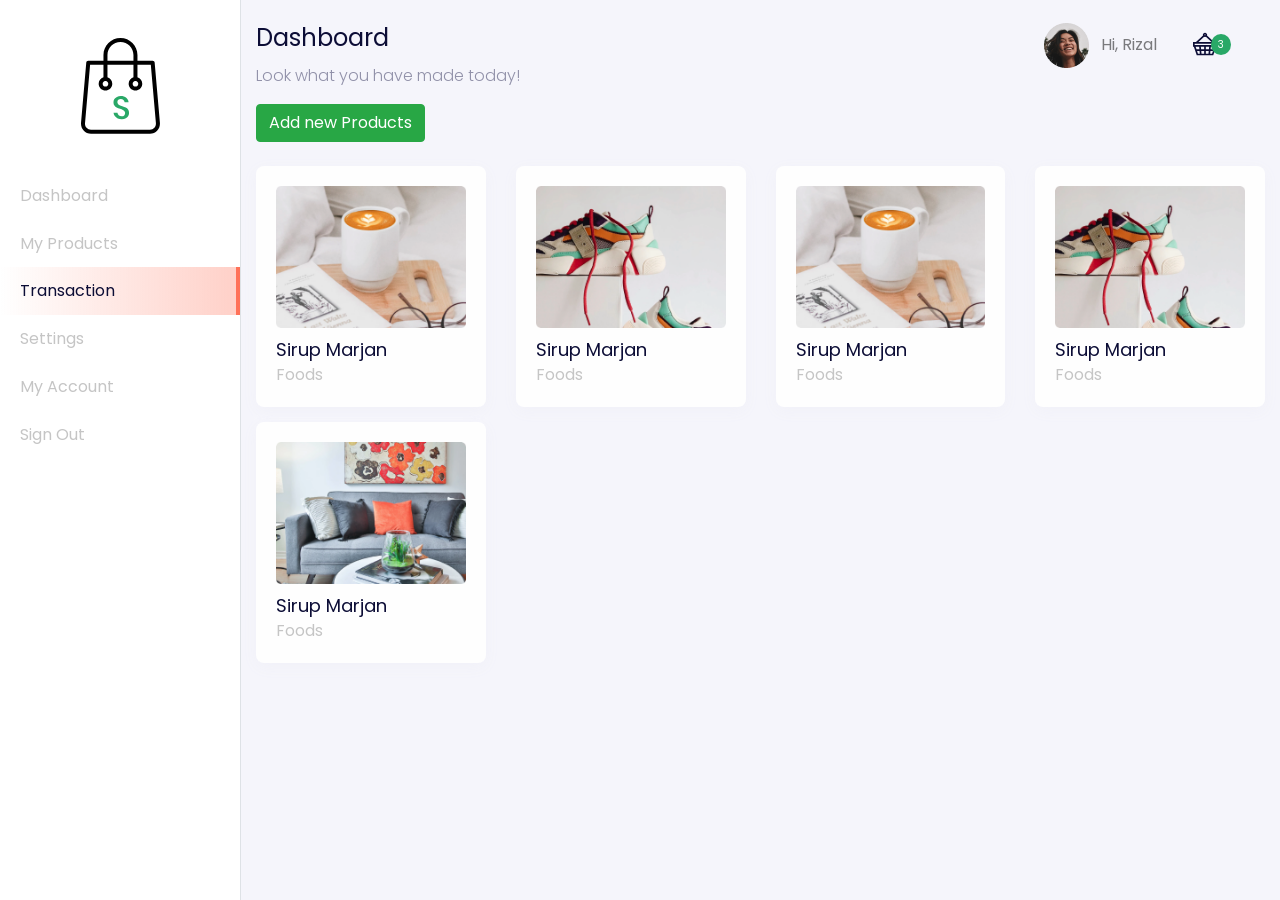
<file: dashboard-product.html>
<!DOCTYPE html>
<html lang="en">
    <head>
        <meta charset="utf-8" />
        <meta name="viewport" content="width=device-width, initial-scale=1, shrink-to-fit=no" />
        <meta name="description" content="" />
        <meta name="author" content="" />

        <title>Store - Your Best Marketplace</title>

        <link href="https://unpkg.com/aos@2.3.1/dist/aos.css" rel="stylesheet" />
        <link href="style/main.css" rel="stylesheet" />
    </head>

    <body>
        <div class="page-dashboard">
            <div class="d-flex" id="wrapper" data-aos="fade-right">
                <!-- sidebar -->
                <div class="border-right" id="sidebar-wrapper">
                    <div class="sidebar-heading text-center">
                        <img src="images/dashboard-store-log.svg" alt="" class="my-4" />
                    </div>
                    <div class="list-group list-group-flush">
                        <a href="dashboard.html" class="list-group-item list-group-item-action">
                            Dashboard
                        </a>
                        <a
                            href="dashboard-product.html"
                            class="list-group-item list-group-item-action"
                        >
                            My Products
                        </a>
                        <a
                            href="dashboard-transactions.html"
                            class="list-group-item list-group-item-action active"
                        >
                            Transaction
                        </a>
                        <a
                            href="dashboard-settings.html"
                            class="list-group-item list-group-item-action"
                        >
                            Settings
                        </a>
                        <a
                            href="dashboard-Account.html"
                            class="list-group-item list-group-item-action"
                        >
                            My Account
                        </a>
                        <a href="index.html" class="list-group-item list-group-item-action">
                            Sign Out
                        </a>
                    </div>
                </div>
                <!-- page content -->
                <div id="page-content-wrapper">
                    <nav
                        class="navbar navbar-expand-lg navbar-light navbar-store fixed-top"
                        data-aos="fade-down"
                    >
                        <div class="container-fluid">
                            <button
                                class="btn btn-secondary d-md-none mr-auto mr-2"
                                id="menu-toggle"
                            >
                                &laquo; Menu
                            </button>
                            <button
                                class="navbar-toggler"
                                type="button"
                                data-toggle="collapse"
                                data-target="#navbarSupportedContent"
                            >
                                <span class="navbar-toggler-icon"> </span>
                            </button>
                            <div class="collapse navbar-collapse" id="navbarSupportedContent">
                                <!-- dekstop menu -->
                                <ul class="navbar-nav d-none d-lg-flex ml-auto">
                                    <li class="nav-item dropdown">
                                        <a
                                            href="#"
                                            class="nav-link"
                                            id="navbarDropdown"
                                            role="button"
                                            data-toggle="dropdown"
                                        >
                                            <img
                                                src="images/user_pc.png"
                                                alt=""
                                                class="roundd-circle mr-2 profile-picture"
                                            />
                                            Hi, Rizal
                                        </a>
                                        <div class="dropdown-menu">
                                            <a href="/dashboard.html" class="dropdown-item">
                                                Dashboard
                                            </a>
                                            <a href="/dashboard-account.html" class="dropdown-item">
                                                Settings
                                            </a>
                                            <div class="dropdown-divider">
                                                <a href="#" class="dropdown-item"></a>
                                            </div>
                                        </div>
                                    </li>
                                    <li class="nav-item">
                                        <a href="#" class="nav-link d-inline-block mt-2">
                                            <img src="images/icon-cart-filled.svg" alt="" />
                                            <div class="card-badge">3</div>
                                        </a>
                                    </li>
                                </ul>
                                <ul class="navbar-nav d-block d-lg-none">
                                    <li class="nav-item">
                                        <a href="#" class="nav-link"> Hi, Rizal </a>
                                    </li>
                                    <li class="nav-item">
                                        <a href="#" class="nav-link d-inline-block"> Cart </a>
                                    </li>
                                </ul>
                            </div>
                        </div>
                    </nav>

                    <!-- content -->

                    <div class="section-content section-dashboard-home" data-aos="fade-up">
                        <div class="container-fluid">
                            <div class="dashboard-heading">
                                <h2 class="dashboard-title">Dashboard</h2>
                                <p class="dashboard-subtitle">Look what you have made today!</p>
                            </div>
                            <div class="dashboard-content">
                                <div class="row">
                                    <div class="col-12">
                                        <a
                                            href="dashboard-product-create.html"
                                            class="btn btn-success"
                                        >
                                            Add new Products
                                        </a>
                                    </div>
                                </div>
                                <div class="row mt-4">
                                    <div class="col-12 col-sm-6 col-md-4 col-lg-3">
                                        <a
                                            href="dashboard-product-detail.html"
                                            class="card card-dashboard-product d-block"
                                        >
                                            <div class="card-body">
                                                <img
                                                    src="images/product-card-1.png"
                                                    alt=""
                                                    class="w-100 mb-2"
                                                />
                                                <div class="product-title">Sirup Marjan</div>
                                                <div class="product-category">Foods</div>
                                            </div>
                                        </a>
                                    </div>
                                    <div class="col-12 col-sm-6 col-md-4 col-lg-3">
                                        <a
                                            href="dashboard-product-detail.html"
                                            class="card card-dashboard-product d-block"
                                        >
                                            <div class="card-body">
                                                <img
                                                    src="images/product-card-2.png"
                                                    alt=""
                                                    class="w-100 mb-2"
                                                />
                                                <div class="product-title">Sirup Marjan</div>
                                                <div class="product-category">Foods</div>
                                            </div>
                                        </a>
                                    </div>
                                    <div class="col-12 col-sm-6 col-md-4 col-lg-3">
                                        <a
                                            href="dashboard-product-detail.html"
                                            class="card card-dashboard-product d-block"
                                        >
                                            <div class="card-body">
                                                <img
                                                    src="images/product-card-3.png"
                                                    alt=""
                                                    class="w-100 mb-2"
                                                />
                                                <div class="product-title">Sirup Marjan</div>
                                                <div class="product-category">Foods</div>
                                            </div>
                                        </a>
                                    </div>
                                    <div class="col-12 col-sm-6 col-md-4 col-lg-3">
                                        <a
                                            href="dashboard-product-detail.html"
                                            class="card card-dashboard-product d-block"
                                        >
                                            <div class="card-body">
                                                <img
                                                    src="images/product-card-4.png"
                                                    alt=""
                                                    class="w-100 mb-2"
                                                />
                                                <div class="product-title">Sirup Marjan</div>
                                                <div class="product-category">Foods</div>
                                            </div>
                                        </a>
                                    </div>
                                    <div class="col-12 col-sm-6 col-md-4 col-lg-3">
                                        <a
                                            href="dashboard-product-detail.html"
                                            class="card card-dashboard-product d-block"
                                        >
                                            <div class="card-body">
                                                <img
                                                    src="images/product-card-5.png"
                                                    alt=""
                                                    class="w-100 mb-2"
                                                />
                                                <div class="product-title">Sirup Marjan</div>
                                                <div class="product-category">Foods</div>
                                            </div>
                                        </a>
                                    </div>
                                </div>
                            </div>
                        </div>
                    </div>
                </div>
            </div>
        </div>

        <!-- Bootstrap core JavaScript -->
        <script src="/vendor/jquery/jquery.slim.min.js"></script>
        <script src="/vendor/bootstrap/js/bootstrap.bundle.min.js"></script>
        <script src="https://unpkg.com/aos@2.3.1/dist/aos.js"></script>
        <script>
            AOS.init();
        </script>
        <script>
            $('#menu-toggle').click(function (e) {
                e.preventDefault();
                $('#wrapper').toggleClass('toggled');
            });
        </script>
    </body>
</html>
</file>
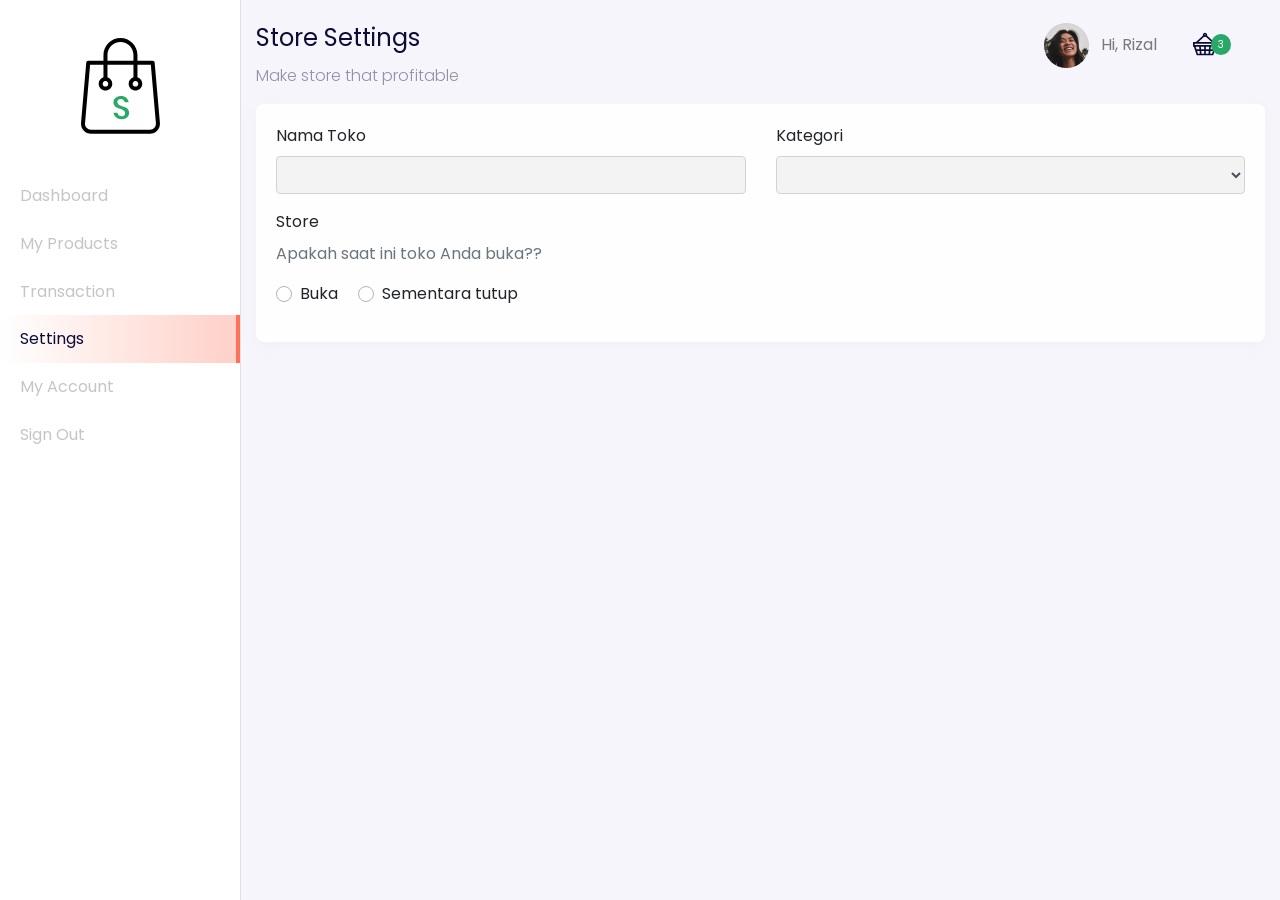
<file: dashboard-settings.html>
<!DOCTYPE html>
<html lang="en">
    <head>
        <meta charset="utf-8" />
        <meta name="viewport" content="width=device-width, initial-scale=1, shrink-to-fit=no" />
        <meta name="description" content="" />
        <meta name="author" content="" />

        <title>Store - Your Best Marketplace</title>

        <link href="https://unpkg.com/aos@2.3.1/dist/aos.css" rel="stylesheet" />
        <link href="style/main.css" rel="stylesheet" />
    </head>

    <body>
        <div class="page-dashboard">
            <div class="d-flex" id="wrapper" data-aos="fade-right">
                <!-- sidebar -->
                <div class="border-right" id="sidebar-wrapper">
                    <div class="sidebar-heading text-center">
                        <img src="images/dashboard-store-log.svg" alt="" class="my-4" />
                    </div>
                    <div class="list-group list-group-flush">
                        <a href="dashboard.html" class="list-group-item list-group-item-action"> Dashboard </a>
                        <a href="dashboard-product.html" class="list-group-item list-group-item-action">
                            My Products
                        </a>
                        <a href="dashboard-transactions.html" class="list-group-item list-group-item-action">
                            Transaction
                        </a>
                        <a href="dashboard-settings.html" class="list-group-item list-group-item-action active">
                            Settings
                        </a>
                        <a href="dashboard-Account.html" class="list-group-item list-group-item-action"> My Account </a>
                        <a href="index.html" class="list-group-item list-group-item-action"> Sign Out </a>
                    </div>
                </div>
                <!-- page content -->
                <div id="page-content-wrapper">
                    <nav class="navbar navbar-expand-lg navbar-light navbar-store fixed-top" data-aos="fade-down">
                        <div class="container-fluid">
                            <button class="btn btn-secondary d-md-none mr-auto mr-2" id="menu-toggle">
                                &laquo; Menu
                            </button>
                            <button
                                class="navbar-toggler"
                                type="button"
                                data-toggle="collapse"
                                data-target="#navbarSupportedContent"
                            >
                                <span class="navbar-toggler-icon"> </span>
                            </button>
                            <div class="collapse navbar-collapse" id="navbarSupportedContent">
                                <!-- dekstop menu -->
                                <ul class="navbar-nav d-none d-lg-flex ml-auto">
                                    <li class="nav-item dropdown">
                                        <a
                                            href="#"
                                            class="nav-link"
                                            id="navbarDropdown"
                                            role="button"
                                            data-toggle="dropdown"
                                        >
                                            <img
                                                src="images/user_pc.png"
                                                alt=""
                                                class="roundd-circle mr-2 profile-picture"
                                            />
                                            Hi, Rizal
                                        </a>
                                        <div class="dropdown-menu">
                                            <a href="/dashboard.html" class="dropdown-item"> Dashboard </a>
                                            <a href="/dashboard-account.html" class="dropdown-item"> Settings </a>
                                            <div class="dropdown-divider">
                                                <a href="#" class="dropdown-item"></a>
                                            </div>
                                        </div>
                                    </li>
                                    <li class="nav-item">
                                        <a href="#" class="nav-link d-inline-block mt-2">
                                            <img src="images/icon-cart-filled.svg" alt="" />
                                            <div class="card-badge">3</div>
                                        </a>
                                    </li>
                                </ul>
                                <ul class="navbar-nav d-block d-lg-none">
                                    <li class="nav-item">
                                        <a href="#" class="nav-link"> Hi, Rizal </a>
                                    </li>
                                    <li class="nav-item">
                                        <a href="#" class="nav-link d-inline-block"> Cart </a>
                                    </li>
                                </ul>
                            </div>
                        </div>
                    </nav>

                    <!-- content -->

                    <div class="section-content section-dashboard-home" data-aos="fade-up">
                        <div class="container-fluid">
                            <div class="dashboard-heading">
                                <h2 class="dashboard-title">Store Settings</h2>
                                <p class="dashboard-subtitle">Make store that profitable</p>
                            </div>
                            <div class="dashboard-content">
                                <div class="row">
                                    <div class="col-12">
                                        <form action="">
                                            <div class="card">
                                                <div class="card-body">
                                                    <div class="row">
                                                        <div class="col-md-6">
                                                            <div class="form-group">
                                                                <label for="">Nama Toko </label>
                                                                <input type="text" class="form-control" />
                                                            </div>
                                                        </div>
                                                        <div class="col-md-6">
                                                            <div class="form-group" v-if="is_store_open">
                                                                <label for="">Kategori</label>
                                                                <select name="category" class="form-control">
                                                                    <option value="" disabled>Select Category</option>
                                                                </select>
                                                            </div>
                                                        </div>
                                                        <div class="col-md-6">
                                                            <div class="form-group">
                                                                <label for="">Store</label>
                                                                <p class="text-muted">
                                                                    Apakah saat ini toko Anda buka??
                                                                </p>
                                                                <div
                                                                    class="
                                                                        custom-control
                                                                        custom-radio
                                                                        custom-control-inline
                                                                    "
                                                                >
                                                                    <input
                                                                        type="radio"
                                                                        class="custom-control-input"
                                                                        name="is_store_open"
                                                                        id="openStoreTrue"
                                                                        v-model="is_store_open"
                                                                        :value="true"
                                                                    />
                                                                    <label
                                                                        for="openStoreTrue"
                                                                        class="custom-control-label"
                                                                    >
                                                                        Buka
                                                                    </label>
                                                                </div>
                                                                <div
                                                                    class="
                                                                        custom-control
                                                                        custom-radio
                                                                        custom-control-inline
                                                                    "
                                                                >
                                                                    <input
                                                                        type="radio"
                                                                        class="custom-control-input"
                                                                        name="is_store_open"
                                                                        id="openStoreFalse"
                                                                        v-model="is_store_open"
                                                                        :value="false"
                                                                    />
                                                                    <label
                                                                        for="openStoreFalse"
                                                                        class="custom-control-label"
                                                                    >
                                                                        Sementara tutup
                                                                    </label>
                                                                </div>
                                                            </div>
                                                        </div>
                                                    </div>
                                                </div>
                                            </div>
                                        </form>
                                    </div>
                                </div>
                            </div>
                        </div>
                    </div>
                </div>
            </div>
        </div>

        <!-- Bootstrap core JavaScript -->
        <script src="/vendor/jquery/jquery.slim.min.js"></script>
        <script src="/vendor/bootstrap/js/bootstrap.bundle.min.js"></script>
        <script src="https://unpkg.com/aos@2.3.1/dist/aos.js"></script>
        <script>
            AOS.init();
        </script>
        <script>
            $('#menu-toggle').click(function (e) {
                e.preventDefault();
                $('#wrapper').toggleClass('toggled');
            });
        </script>
    </body>
</html>
</file>
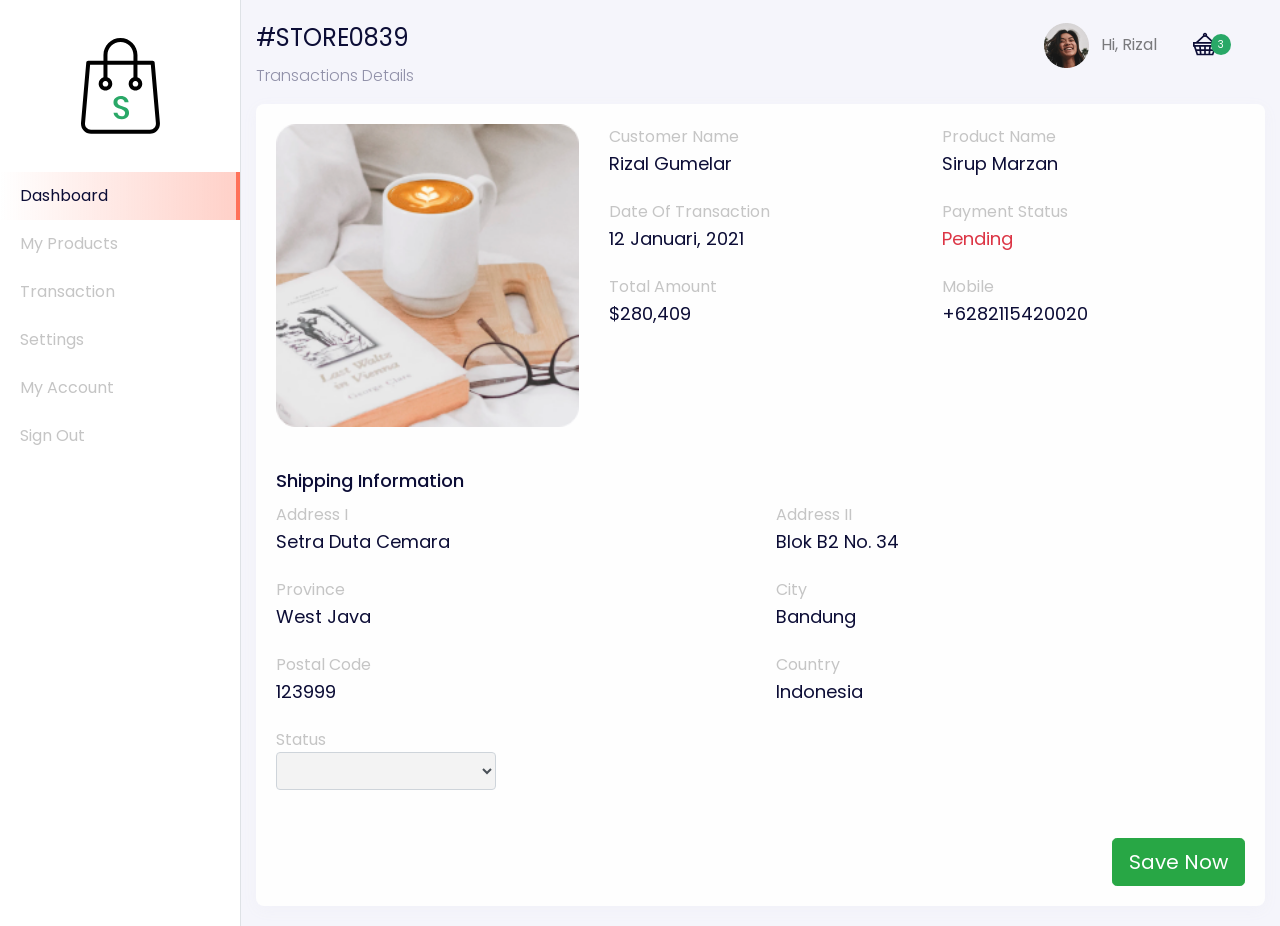
<file: dashboard-transaction-details.html>
<!DOCTYPE html>
<html lang="en">
    <head>
        <meta charset="utf-8" />
        <meta name="viewport" content="width=device-width, initial-scale=1, shrink-to-fit=no" />
        <meta name="description" content="" />
        <meta name="author" content="" />

        <title>Store - Your Best Marketplace</title>

        <link href="https://unpkg.com/aos@2.3.1/dist/aos.css" rel="stylesheet" />
        <link href="style/main.css" rel="stylesheet" />
    </head>

    <body>
        <div class="page-dashboard">
            <div class="d-flex" id="wrapper" data-aos="fade-right">
                <!-- sidebar -->
                <div class="border-right" id="sidebar-wrapper">
                    <div class="sidebar-heading text-center">
                        <img src="images/dashboard-store-log.svg" alt="" class="my-4" />
                    </div>
                    <div class="list-group list-group-flush">
                        <a
                            href="dashboard.html"
                            class="list-group-item list-group-item-action active"
                        >
                            Dashboard
                        </a>
                        <a
                            href="dashboard-product.html"
                            class="list-group-item list-group-item-action"
                        >
                            My Products
                        </a>
                        <a
                            href="dashboard-transactions.html"
                            class="list-group-item list-group-item-action"
                        >
                            Transaction
                        </a>
                        <a
                            href="dashboard-settings.html"
                            class="list-group-item list-group-item-action"
                        >
                            Settings
                        </a>
                        <a
                            href="dashboard-Account.html"
                            class="list-group-item list-group-item-action"
                        >
                            My Account
                        </a>
                        <a href="index.html" class="list-group-item list-group-item-action">
                            Sign Out
                        </a>
                    </div>
                </div>
                <!-- page content -->
                <div id="page-content-wrapper">
                    <nav
                        class="navbar navbar-expand-lg navbar-light navbar-store fixed-top"
                        data-aos="fade-down"
                    >
                        <div class="container-fluid">
                            <button
                                class="btn btn-secondary d-md-none mr-auto mr-2"
                                id="menu-toggle"
                            >
                                &laquo; Menu
                            </button>
                            <button
                                class="navbar-toggler"
                                type="button"
                                data-toggle="collapse"
                                data-target="#navbarSupportedContent"
                            >
                                <span class="navbar-toggler-icon"> </span>
                            </button>
                            <div class="collapse navbar-collapse" id="navbarSupportedContent">
                                <!-- dekstop menu -->
                                <ul class="navbar-nav d-none d-lg-flex ml-auto">
                                    <li class="nav-item dropdown">
                                        <a
                                            href="#"
                                            class="nav-link"
                                            id="navbarDropdown"
                                            role="button"
                                            data-toggle="dropdown"
                                        >
                                            <img
                                                src="images/user_pc.png"
                                                alt=""
                                                class="roundd-circle mr-2 profile-picture"
                                            />
                                            Hi, Rizal
                                        </a>
                                        <div class="dropdown-menu">
                                            <a href="/dashboard.html" class="dropdown-item">
                                                Dashboard
                                            </a>
                                            <a href="/dashboard-account.html" class="dropdown-item">
                                                Settings
                                            </a>
                                            <div class="dropdown-divider">
                                                <a href="#" class="dropdown-item"></a>
                                            </div>
                                        </div>
                                    </li>
                                    <li class="nav-item">
                                        <a href="#" class="nav-link d-inline-block mt-2">
                                            <img src="images/icon-cart-filled.svg" alt="" />
                                            <div class="card-badge">3</div>
                                        </a>
                                    </li>
                                </ul>
                                <ul class="navbar-nav d-block d-lg-none">
                                    <li class="nav-item">
                                        <a href="#" class="nav-link"> Hi, Rizal </a>
                                    </li>
                                    <li class="nav-item">
                                        <a href="#" class="nav-link d-inline-block"> Cart </a>
                                    </li>
                                </ul>
                            </div>
                        </div>
                    </nav>

                    <!-- content -->

                    <div class="section-content section-dashboard-home" data-aos="fade-up">
                        <div class="container-fluid">
                            <div class="dashboard-heading">
                                <h2 class="dashboard-title">#STORE0839</h2>
                                <p class="dashboard-subtitle">Transactions Details</p>
                            </div>
                            <div class="dashboard-content" id="transactionDetails">
                                <div class="row">
                                    <div class="col-12">
                                        <div class="card">
                                            <div class="card-body">
                                                <div class="row">
                                                    <div class="col-12 col-md-4">
                                                        <img
                                                            src="images/product-details-dashboard.png"
                                                            alt=""
                                                            class="w-100 mb-3"
                                                        />
                                                    </div>
                                                    <div class="col-12 col-md-8">
                                                        <div class="row">
                                                            <div class="col-12 col-md-6">
                                                                <div class="product-title">
                                                                    Customer Name
                                                                </div>
                                                                <div class="product-subtitle">
                                                                    Rizal Gumelar
                                                                </div>
                                                            </div>
                                                            <div class="col-12 col-md-6">
                                                                <div class="product-title">
                                                                    Product Name
                                                                </div>
                                                                <div class="product-subtitle">
                                                                    Sirup Marzan
                                                                </div>
                                                            </div>
                                                            <div class="col-12 col-md-6">
                                                                <div class="product-title">
                                                                    Date Of Transaction
                                                                </div>
                                                                <div class="product-subtitle">
                                                                    12 Januari, 2021
                                                                </div>
                                                            </div>
                                                            <div class="col-12 col-md-6">
                                                                <div class="product-title">
                                                                    Payment Status
                                                                </div>
                                                                <div
                                                                    class="
                                                                        product-subtitle
                                                                        text-danger
                                                                    "
                                                                >
                                                                    Pending
                                                                </div>
                                                            </div>
                                                            <div class="col-12 col-md-6">
                                                                <div class="product-title">
                                                                    Total Amount
                                                                </div>
                                                                <div class="product-subtitle">
                                                                    $280,409
                                                                </div>
                                                            </div>
                                                            <div class="col-12 col-md-6">
                                                                <div class="product-title">
                                                                    Mobile
                                                                </div>
                                                                <div class="product-subtitle">
                                                                    +6282115420020
                                                                </div>
                                                            </div>
                                                        </div>
                                                    </div>
                                                </div>
                                                <div class="row">
                                                    <div class="col-12 mt-4">
                                                        <h5>Shipping Information</h5>
                                                    </div>
                                                    <div class="col-12">
                                                        <div class="row">
                                                            <div class="col-12 col-md-6">
                                                                <div class="product-title">
                                                                    Address I
                                                                </div>
                                                                <div class="product-subtitle">
                                                                    Setra Duta Cemara
                                                                </div>
                                                            </div>
                                                            <div class="col-12 col-md-6">
                                                                <div class="product-title">
                                                                    Address II
                                                                </div>
                                                                <div class="product-subtitle">
                                                                    Blok B2 No. 34
                                                                </div>
                                                            </div>
                                                            <div class="col-12 col-md-6">
                                                                <div class="product-title">
                                                                    Province
                                                                </div>
                                                                <div class="product-subtitle">
                                                                    West Java
                                                                </div>
                                                            </div>
                                                            <div class="col-12 col-md-6">
                                                                <div class="product-title">
                                                                    City
                                                                </div>
                                                                <div class="product-subtitle">
                                                                    Bandung
                                                                </div>
                                                            </div>
                                                            <div class="col-12 col-md-6">
                                                                <div class="product-title">
                                                                    Postal Code
                                                                </div>
                                                                <div class="product-subtitle">
                                                                    123999
                                                                </div>
                                                            </div>
                                                            <div class="col-12 col-md-6">
                                                                <div class="product-title">
                                                                    Country
                                                                </div>
                                                                <div class="product-subtitle">
                                                                    Indonesia
                                                                </div>
                                                            </div>
                                                            <div class="col-12 col-md-3">
                                                                <div class="product-title">
                                                                    Status
                                                                </div>
                                                                <select
                                                                    name="status"
                                                                    id="status"
                                                                    class="form-control"
                                                                    v-model="status"
                                                                >
                                                                    <option
                                                                        value="UNPAID"
                                                                        selected="selected"
                                                                    >
                                                                        UNPAID
                                                                    </option>
                                                                    <option value="PENDING">
                                                                        PENDING
                                                                    </option>
                                                                    <option value="SHIPPING">
                                                                        SHIPPING
                                                                    </option>
                                                                    <option value="SUCCESS">
                                                                        SUCCESS
                                                                    </option>
                                                                </select>
                                                            </div>
                                                            <template v-if="status == 'SHIPPING'">
                                                                <div class="col-md-3">
                                                                    <div class="product-title">
                                                                        Input Resi
                                                                    </div>
                                                                    <input
                                                                        type="text"
                                                                        class="form-control"
                                                                        name="resi"
                                                                        v-model="resi"
                                                                    />
                                                                </div>
                                                                <div class="col-md-2">
                                                                    <button
                                                                        type="submit"
                                                                        class="
                                                                            btn
                                                                            btn-success
                                                                            btn-block
                                                                            mt-4
                                                                        "
                                                                    >
                                                                        Update Resi
                                                                    </button>
                                                                </div>
                                                            </template>
                                                        </div>
                                                    </div>
                                                </div>
                                                <div class="row">
                                                    <div class="col-12 text-right mt-4">
                                                        <button
                                                            type="submit"
                                                            class="btn btn-success mt-4 btn-lg"
                                                        >
                                                            Save Now
                                                        </button>
                                                    </div>
                                                </div>
                                            </div>
                                        </div>
                                    </div>
                                </div>
                            </div>
                        </div>
                    </div>
                </div>
            </div>
        </div>

        <!-- Bootstrap core JavaScript -->
        <script src="/vendor/jquery/jquery.slim.min.js"></script>
        <script src="/vendor/bootstrap/js/bootstrap.bundle.min.js"></script>
        <script src="https://unpkg.com/aos@2.3.1/dist/aos.js"></script>
        <script>
            AOS.init();
        </script>
        <script>
            $('#menu-toggle').click(function (e) {
                e.preventDefault();
                $('#wrapper').toggleClass('toggled');
            });
        </script>

        <script src="vendor/vue/vue.js"></script>
        <script>
            var transactionDetails = new Vue({
                el: '#transactionDetails',
                data: {
                    status: 'shipping',
                    resi: 'JNE20839149021029301231',
                },
            });
        </script>
    </body>
</html>
</file>
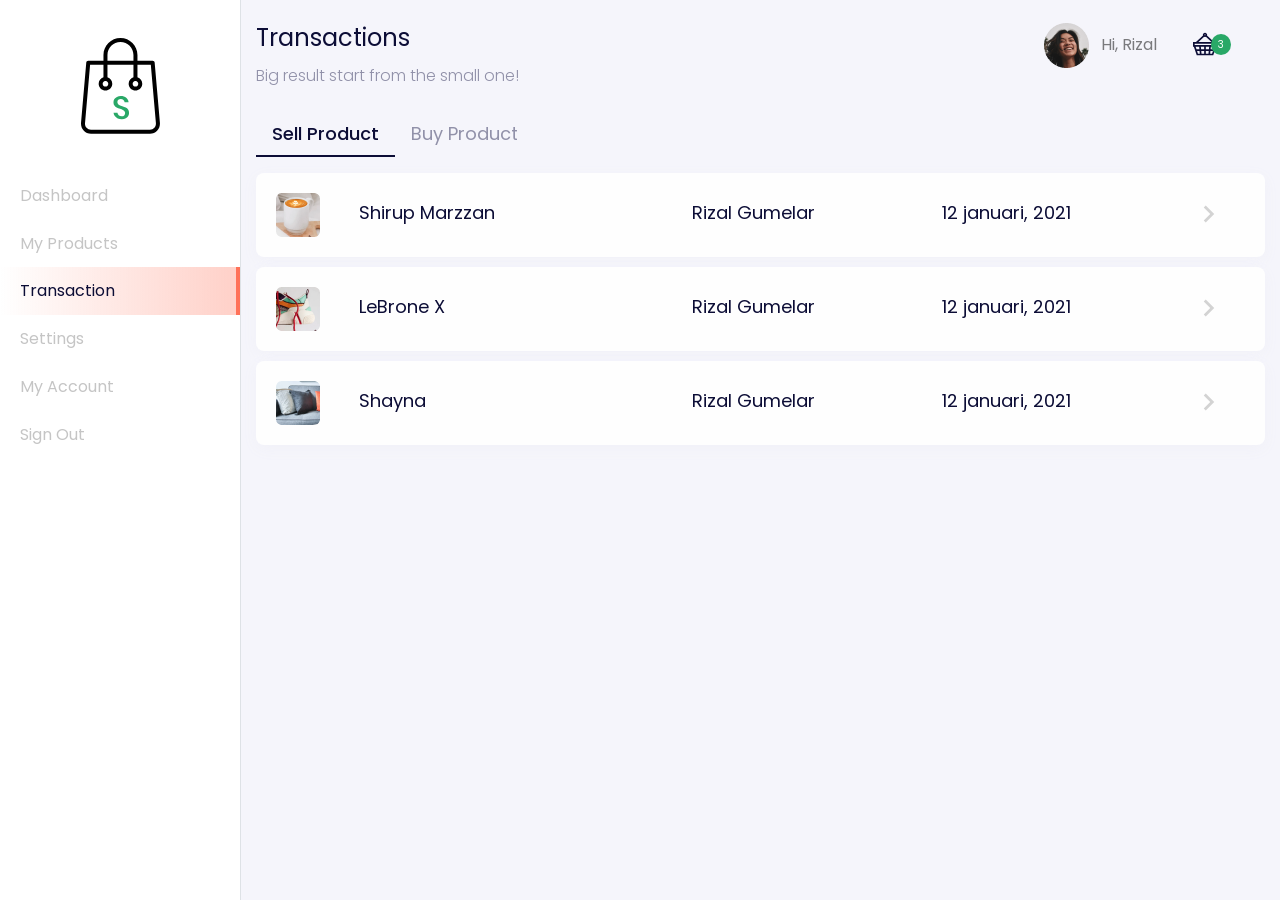
<file: dashboard-transactions.html>
<!DOCTYPE html>
<html lang="en">
    <head>
        <meta charset="utf-8" />
        <meta
            name="viewport"
            content="width=device-width, initial-scale=1, shrink-to-fit=no"
        />
        <meta name="description" content="" />
        <meta name="author" content="" />

        <title>Store - Your Best Marketplace</title>

        <link
            href="https://unpkg.com/aos@2.3.1/dist/aos.css"
            rel="stylesheet"
        />
        <link href="style/main.css" rel="stylesheet" />
    </head>

    <body>
        <div class="page-dashboard">
            <div class="d-flex" id="wrapper" data-aos="fade-right">
                <!-- sidebar -->
                <div class="border-right" id="sidebar-wrapper">
                    <div class="sidebar-heading text-center">
                        <img
                            src="images/dashboard-store-log.svg"
                            alt=""
                            class="my-4"
                        />
                    </div>
                    <div class="list-group list-group-flush">
                        <a
                            href="dashboard.html"
                            class="list-group-item list-group-item-action"
                        >
                            Dashboard
                        </a>
                        <a
                            href="dashboard-product.html"
                            class="list-group-item list-group-item-action"
                        >
                            My Products
                        </a>
                        <a
                            href="dashboard-transaction.html"
                            class="
                                list-group-item list-group-item-action
                                active
                            "
                        >
                            Transaction
                        </a>
                        <a
                            href="dashboard-settings.html"
                            class="list-group-item list-group-item-action"
                        >
                            Settings
                        </a>
                        <a
                            href="dashboard-Account.html"
                            class="list-group-item list-group-item-action"
                        >
                            My Account
                        </a>
                        <a
                            href="index.html"
                            class="list-group-item list-group-item-action"
                        >
                            Sign Out
                        </a>
                    </div>
                </div>
                <!-- page content -->
                <div id="page-content-wrapper">
                    <nav
                        class="
                            navbar navbar-expand-lg navbar-light navbar-store
                            fixed-top
                        "
                        data-aos="fade-down"
                    >
                        <div class="container-fluid">
                            <button
                                class="btn btn-secondary d-md-none mr-auto mr-2"
                                id="menu-toggle"
                            >
                                &laquo; Menu
                            </button>
                            <button
                                class="navbar-toggler"
                                type="button"
                                data-toggle="collapse"
                                data-target="#navbarSupportedContent"
                            >
                                <span class="navbar-toggler-icon"> </span>
                            </button>
                            <div
                                class="collapse navbar-collapse"
                                id="navbarSupportedContent"
                            >
                                <!-- dekstop menu -->
                                <ul class="navbar-nav d-none d-lg-flex ml-auto">
                                    <li class="nav-item dropdown">
                                        <a
                                            href="#"
                                            class="nav-link"
                                            id="navbarDropdown"
                                            role="button"
                                            data-toggle="dropdown"
                                        >
                                            <img
                                                src="images/user_pc.png"
                                                alt=""
                                                class="
                                                    roundd-circle
                                                    mr-2
                                                    profile-picture
                                                "
                                            />
                                            Hi, Rizal
                                        </a>
                                        <div class="dropdown-menu">
                                            <a
                                                href="/dashboard.html"
                                                class="dropdown-item"
                                            >
                                                Dashboard
                                            </a>
                                            <a
                                                href="/dashboard-account.html"
                                                class="dropdown-item"
                                            >
                                                Settings
                                            </a>
                                            <div class="dropdown-divider">
                                                <a
                                                    href="#"
                                                    class="dropdown-item"
                                                ></a>
                                            </div>
                                        </div>
                                    </li>
                                    <li class="nav-item">
                                        <a
                                            href="#"
                                            class="nav-link d-inline-block mt-2"
                                        >
                                            <img
                                                src="images/icon-cart-filled.svg"
                                                alt=""
                                            />
                                            <div class="card-badge">3</div>
                                        </a>
                                    </li>
                                </ul>
                                <ul class="navbar-nav d-block d-lg-none">
                                    <li class="nav-item">
                                        <a href="#" class="nav-link">
                                            Hi, Rizal
                                        </a>
                                    </li>
                                    <li class="nav-item">
                                        <a
                                            href="#"
                                            class="nav-link d-inline-block"
                                        >
                                            Cart
                                        </a>
                                    </li>
                                </ul>
                            </div>
                        </div>
                    </nav>

                    <!-- content -->

                    <div
                        class="section-content section-dashboard-home"
                        data-aos="fade-up"
                    >
                        <div class="container-fluid">
                            <div class="dashboard-heading">
                                <h2 class="dashboard-title">Transactions</h2>
                                <p class="dashboard-subtitle">
                                    Big result start from the small one!
                                </p>
                            </div>
                            <div class="dashboard-content">
                                <div class="row">
                                    <div class="col-12 mt-2">
                                        <ul
                                            class="nav nav-pills mb-3"
                                            id="pills-tab"
                                            role="tablist"
                                        >
                                            <li class="nav-item">
                                                <a
                                                    class="nav-link active"
                                                    id="pills-sell-tab"
                                                    data-toggle="pill"
                                                    href="#pills-sell"
                                                    role="tab"
                                                    aria-controls="pills-sell"
                                                    aria-selected="true"
                                                    >Sell Product</a
                                                >
                                            </li>
                                            <li class="nav-item">
                                                <a
                                                    class="nav-link"
                                                    id="pills-buy-tab"
                                                    data-toggle="pill"
                                                    href="#pills-buy"
                                                    role="tab"
                                                    aria-controls="pills-buy"
                                                    aria-selected="false"
                                                    >Buy Product</a
                                                >
                                            </li>
                                        </ul>
                                        <div
                                            class="tab-content"
                                            id="pills-tabContent"
                                        >
                                            <div
                                                class="
                                                    tab-pane
                                                    fade
                                                    show
                                                    active
                                                "
                                                id="pills-sell"
                                                role="tabpanel"
                                                aria-labelledby="pills-sell-tab"
                                            >
                                                <a
                                                    href="dashboard-transaction-details.html"
                                                    class="
                                                        card card-list
                                                        d-block
                                                    "
                                                >
                                                    <div class="card-body">
                                                        <div class="row">
                                                            <div
                                                                class="col-md-1"
                                                            >
                                                                <img
                                                                    src="images/dashboard-icon-product-1.png"
                                                                    alt=""
                                                                />
                                                            </div>
                                                            <div
                                                                class="col-md-4"
                                                            >
                                                                Shirup Marzzan
                                                            </div>
                                                            <div
                                                                class="col-md-3"
                                                            >
                                                                Rizal Gumelar
                                                            </div>
                                                            <div
                                                                class="col-md-3"
                                                            >
                                                                12 januari, 2021
                                                            </div>
                                                            <div
                                                                class="
                                                                    col-md-1
                                                                    d-none
                                                                    d-md-block
                                                                "
                                                            >
                                                                <img
                                                                    src="images/dashboard-arrow-right.svg"
                                                                    alt=""
                                                                />
                                                            </div>
                                                        </div>
                                                    </div>
                                                </a>
                                                <a
                                                    href="dashboard-transaction-details.html"
                                                    class="
                                                        card card-list
                                                        d-block
                                                    "
                                                >
                                                    <div class="card-body">
                                                        <div class="row">
                                                            <div
                                                                class="col-md-1"
                                                            >
                                                                <img
                                                                    src="images/dashboard-icon-product-2.png"
                                                                    alt=""
                                                                />
                                                            </div>
                                                            <div
                                                                class="col-md-4"
                                                            >
                                                                LeBrone X
                                                            </div>
                                                            <div
                                                                class="col-md-3"
                                                            >
                                                                Rizal Gumelar
                                                            </div>
                                                            <div
                                                                class="col-md-3"
                                                            >
                                                                12 januari, 2021
                                                            </div>
                                                            <div
                                                                class="
                                                                    col-md-1
                                                                    d-none
                                                                    d-md-block
                                                                "
                                                            >
                                                                <img
                                                                    src="images/dashboard-arrow-right.svg"
                                                                    alt=""
                                                                />
                                                            </div>
                                                        </div>
                                                    </div>
                                                </a>
                                                <a
                                                    href="dashboard-transaction-details.html"
                                                    class="
                                                        card card-list
                                                        d-block
                                                    "
                                                >
                                                    <div class="card-body">
                                                        <div class="row">
                                                            <div
                                                                class="col-md-1"
                                                            >
                                                                <img
                                                                    src="images/dashboard-icon-product-3.png"
                                                                    alt=""
                                                                />
                                                            </div>
                                                            <div
                                                                class="col-md-4"
                                                            >
                                                                Shayna
                                                            </div>
                                                            <div
                                                                class="col-md-3"
                                                            >
                                                                Rizal Gumelar
                                                            </div>
                                                            <div
                                                                class="col-md-3"
                                                            >
                                                                12 januari, 2021
                                                            </div>
                                                            <div
                                                                class="
                                                                    col-md-1
                                                                    d-none
                                                                    d-md-block
                                                                "
                                                            >
                                                                <img
                                                                    src="images/dashboard-arrow-right.svg"
                                                                    alt=""
                                                                />
                                                            </div>
                                                        </div>
                                                    </div>
                                                </a>
                                            </div>
                                            <div
                                                class="tab-pane fade"
                                                id="pills-buy"
                                                role="tabpanel"
                                                aria-labelledby="pills-buy-tab"
                                            >
                                                <a
                                                    href="dashboard-transaction-details.html"
                                                    class="
                                                        card card-list
                                                        d-block
                                                    "
                                                >
                                                    <div class="card-body">
                                                        <div class="row">
                                                            <div
                                                                class="col-md-1"
                                                            >
                                                                <img
                                                                    src="images/dashboard-icon-product-2.png"
                                                                    alt=""
                                                                />
                                                            </div>
                                                            <div
                                                                class="col-md-4"
                                                            >
                                                                LeBrone X
                                                            </div>
                                                            <div
                                                                class="col-md-3"
                                                            >
                                                                Rizal Gumelar
                                                            </div>
                                                            <div
                                                                class="col-md-3"
                                                            >
                                                                12 januari, 2021
                                                            </div>
                                                            <div
                                                                class="
                                                                    col-md-1
                                                                    d-none
                                                                    d-md-block
                                                                "
                                                            >
                                                                <img
                                                                    src="images/dashboard-arrow-right.svg"
                                                                    alt=""
                                                                />
                                                            </div>
                                                        </div>
                                                    </div>
                                                </a>
                                                <a
                                                    href="dashboard-transaction-details.html"
                                                    class="
                                                        card card-list
                                                        d-block
                                                    "
                                                >
                                                    <div class="card-body">
                                                        <div class="row">
                                                            <div
                                                                class="col-md-1"
                                                            >
                                                                <img
                                                                    src="images/dashboard-icon-product-3.png"
                                                                    alt=""
                                                                />
                                                            </div>
                                                            <div
                                                                class="col-md-4"
                                                            >
                                                                Shayna
                                                            </div>
                                                            <div
                                                                class="col-md-3"
                                                            >
                                                                Rizal Gumelar
                                                            </div>
                                                            <div
                                                                class="col-md-3"
                                                            >
                                                                12 januari, 2021
                                                            </div>
                                                            <div
                                                                class="
                                                                    col-md-1
                                                                    d-none
                                                                    d-md-block
                                                                "
                                                            >
                                                                <img
                                                                    src="images/dashboard-arrow-right.svg"
                                                                    alt=""
                                                                />
                                                            </div>
                                                        </div>
                                                    </div>
                                                </a>
                                            </div>
                                        </div>
                                    </div>
                                </div>
                            </div>
                        </div>
                    </div>
                </div>
            </div>
        </div>

        <!-- Bootstrap core JavaScript -->
        <script src="/vendor/jquery/jquery.slim.min.js"></script>
        <script src="/vendor/bootstrap/js/bootstrap.bundle.min.js"></script>
        <script src="https://unpkg.com/aos@2.3.1/dist/aos.js"></script>
        <script>
            AOS.init();
        </script>
        <script>
            $('#menu-toggle').click(function (e) {
                e.preventDefault();
                $('#wrapper').toggleClass('toggled');
            });
        </script>
    </body>
</html>
</file>
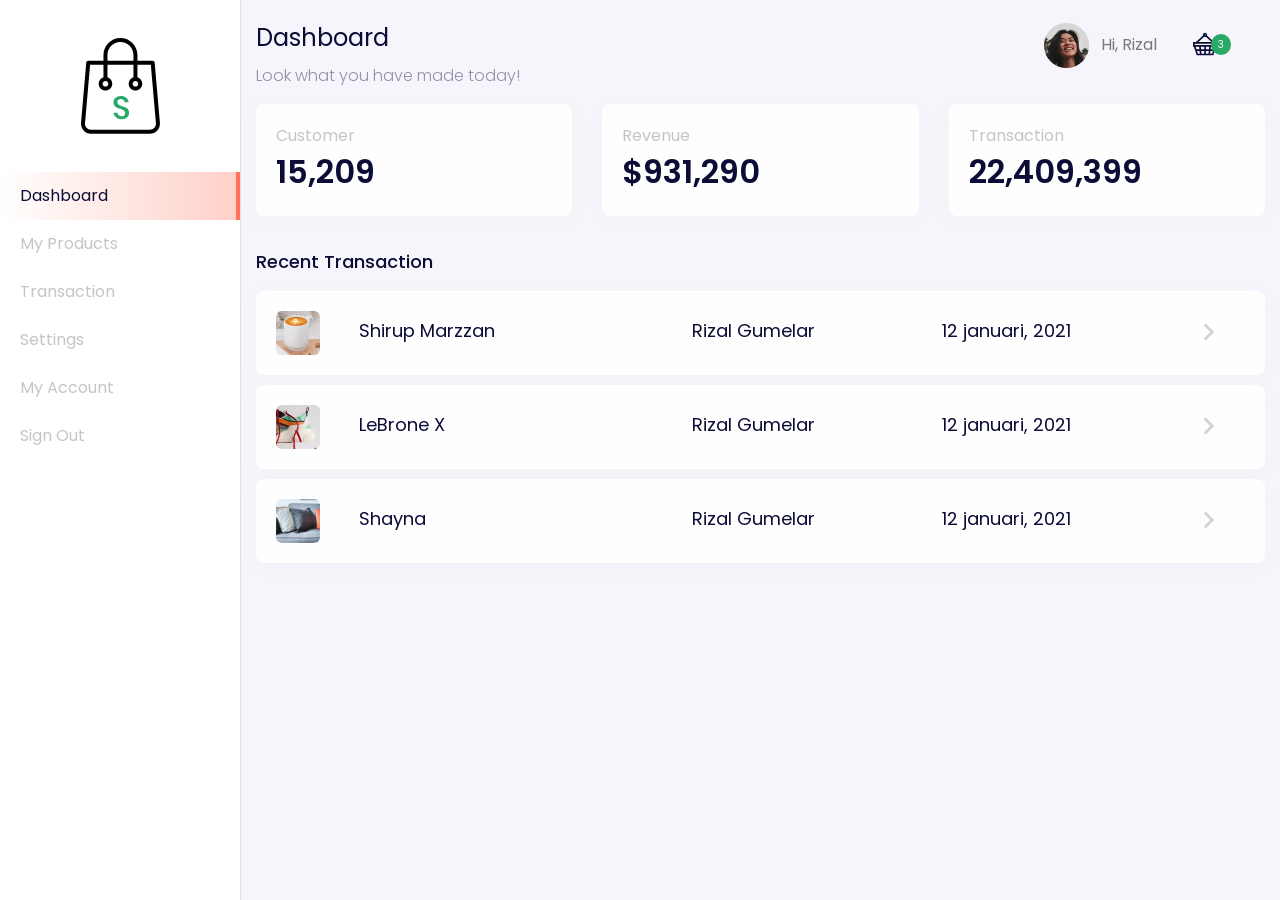
<file: dashboard.html>
<!DOCTYPE html>
<html lang="en">
    <head>
        <meta charset="utf-8" />
        <meta
            name="viewport"
            content="width=device-width, initial-scale=1, shrink-to-fit=no"
        />
        <meta name="description" content="" />
        <meta name="author" content="" />

        <title>Store - Your Best Marketplace</title>

        <link
            href="https://unpkg.com/aos@2.3.1/dist/aos.css"
            rel="stylesheet"
        />
        <link href="style/main.css" rel="stylesheet" />
    </head>

    <body>
        <div class="page-dashboard">
            <div class="d-flex" id="wrapper" data-aos="fade-right">
                <!-- sidebar -->
                <div class="border-right" id="sidebar-wrapper">
                    <div class="sidebar-heading text-center">
                        <img
                            src="images/dashboard-store-log.svg"
                            alt=""
                            class="my-4"
                        />
                    </div>
                    <div class="list-group list-group-flush">
                        <a
                            href="dashboard.html"
                            class="
                                list-group-item list-group-item-action
                                active
                            "
                        >
                            Dashboard
                        </a>
                        <a
                            href="dashboard-product.html"
                            class="list-group-item list-group-item-action"
                        >
                            My Products
                        </a>
                        <a
                            href="dashboard-transactions.html"
                            class="list-group-item list-group-item-action"
                        >
                            Transaction
                        </a>
                        <a
                            href="dashboard-settings.html"
                            class="list-group-item list-group-item-action"
                        >
                            Settings
                        </a>
                        <a
                            href="dashboard-Account.html"
                            class="list-group-item list-group-item-action"
                        >
                            My Account
                        </a>
                        <a
                            href="index.html"
                            class="list-group-item list-group-item-action"
                        >
                            Sign Out
                        </a>
                    </div>
                </div>
                <!-- page content -->
                <div id="page-content-wrapper">
                    <nav
                        class="
                            navbar navbar-expand-lg navbar-light navbar-store
                            fixed-top
                        "
                        data-aos="fade-down"
                    >
                        <div class="container-fluid">
                            <button
                                class="btn btn-secondary d-md-none mr-auto mr-2"
                                id="menu-toggle"
                            >
                                &laquo; Menu
                            </button>
                            <button
                                class="navbar-toggler"
                                type="button"
                                data-toggle="collapse"
                                data-target="#navbarSupportedContent"
                            >
                                <span class="navbar-toggler-icon"> </span>
                            </button>
                            <div
                                class="collapse navbar-collapse"
                                id="navbarSupportedContent"
                            >
                                <!-- dekstop menu -->
                                <ul class="navbar-nav d-none d-lg-flex ml-auto">
                                    <li class="nav-item dropdown">
                                        <a
                                            href="#"
                                            class="nav-link"
                                            id="navbarDropdown"
                                            role="button"
                                            data-toggle="dropdown"
                                        >
                                            <img
                                                src="images/user_pc.png"
                                                alt=""
                                                class="
                                                    roundd-circle
                                                    mr-2
                                                    profile-picture
                                                "
                                            />
                                            Hi, Rizal
                                        </a>
                                        <div class="dropdown-menu">
                                            <a
                                                href="/dashboard.html"
                                                class="dropdown-item"
                                            >
                                                Dashboard
                                            </a>
                                            <a
                                                href="/dashboard-account.html"
                                                class="dropdown-item"
                                            >
                                                Settings
                                            </a>
                                            <div class="dropdown-divider">
                                                <a
                                                    href="#"
                                                    class="dropdown-item"
                                                ></a>
                                            </div>
                                        </div>
                                    </li>
                                    <li class="nav-item">
                                        <a
                                            href="#"
                                            class="nav-link d-inline-block mt-2"
                                        >
                                            <img
                                                src="images/icon-cart-filled.svg"
                                                alt=""
                                            />
                                            <div class="card-badge">3</div>
                                        </a>
                                    </li>
                                </ul>
                                <ul class="navbar-nav d-block d-lg-none">
                                    <li class="nav-item">
                                        <a href="#" class="nav-link">
                                            Hi, Rizal
                                        </a>
                                    </li>
                                    <li class="nav-item">
                                        <a
                                            href="#"
                                            class="nav-link d-inline-block"
                                        >
                                            Cart
                                        </a>
                                    </li>
                                </ul>
                            </div>
                        </div>
                    </nav>

                    <!-- content -->

                    <div
                        class="section-content section-dashboard-home"
                        data-aos="fade-up"
                    >
                        <div class="container-fluid">
                            <div class="dashboard-heading">
                                <h2 class="dashboard-title">Dashboard</h2>
                                <p class="dashboard-subtitle">
                                    Look what you have made today!
                                </p>
                            </div>
                            <div class="dashboard-content">
                                <div class="row">
                                    <div class="col-md-4">
                                        <div class="card mb-2">
                                            <div class="card-body">
                                                <div
                                                    class="dashboard-card-title"
                                                >
                                                    Customer
                                                </div>
                                                <div
                                                    class="
                                                        dashboard-card-subtitle
                                                    "
                                                >
                                                    15,209
                                                </div>
                                            </div>
                                        </div>
                                    </div>
                                    <div class="col-md-4">
                                        <div class="card mb-2">
                                            <div class="card-body">
                                                <div
                                                    class="dashboard-card-title"
                                                >
                                                    Revenue
                                                </div>
                                                <div
                                                    class="
                                                        dashboard-card-subtitle
                                                    "
                                                >
                                                    $931,290
                                                </div>
                                            </div>
                                        </div>
                                    </div>
                                    <div class="col-md-4">
                                        <div class="card mb-2">
                                            <div class="card-body">
                                                <div
                                                    class="dashboard-card-title"
                                                >
                                                    Transaction
                                                </div>
                                                <div
                                                    class="
                                                        dashboard-card-subtitle
                                                    "
                                                >
                                                    22,409,399
                                                </div>
                                            </div>
                                        </div>
                                    </div>
                                </div>
                                <div class="row mt-3">
                                    <div class="col-12 mt-2">
                                        <h5 class="mb-3">Recent Transaction</h5>
                                        <a
                                            href="dashboard-transaction-details.html"
                                            class="card card-list d-block"
                                        >
                                            <div class="card-body">
                                                <div class="row">
                                                    <div class="col-md-1">
                                                        <img
                                                            src="images/dashboard-icon-product-1.png"
                                                            alt=""
                                                        />
                                                    </div>
                                                    <div class="col-md-4">
                                                        Shirup Marzzan
                                                    </div>
                                                    <div class="col-md-3">
                                                        Rizal Gumelar
                                                    </div>
                                                    <div class="col-md-3">
                                                        12 januari, 2021
                                                    </div>
                                                    <div
                                                        class="
                                                            col-md-1
                                                            d-none d-md-block
                                                        "
                                                    >
                                                        <img
                                                            src="images/dashboard-arrow-right.svg"
                                                            alt=""
                                                        />
                                                    </div>
                                                </div>
                                            </div>
                                        </a>
                                        <a
                                            href="dashboard-transaction-details.html"
                                            class="card card-list d-block"
                                        >
                                            <div class="card-body">
                                                <div class="row">
                                                    <div class="col-md-1">
                                                        <img
                                                            src="images/dashboard-icon-product-2.png"
                                                            alt=""
                                                        />
                                                    </div>
                                                    <div class="col-md-4">
                                                        LeBrone X
                                                    </div>
                                                    <div class="col-md-3">
                                                        Rizal Gumelar
                                                    </div>
                                                    <div class="col-md-3">
                                                        12 januari, 2021
                                                    </div>
                                                    <div
                                                        class="
                                                            col-md-1
                                                            d-none d-md-block
                                                        "
                                                    >
                                                        <img
                                                            src="images/dashboard-arrow-right.svg"
                                                            alt=""
                                                        />
                                                    </div>
                                                </div>
                                            </div>
                                        </a>
                                        <a
                                            href="dashboard-transaction-details.html"
                                            class="card card-list d-block"
                                        >
                                            <div class="card-body">
                                                <div class="row">
                                                    <div class="col-md-1">
                                                        <img
                                                            src="images/dashboard-icon-product-3.png"
                                                            alt=""
                                                        />
                                                    </div>
                                                    <div class="col-md-4">
                                                        Shayna
                                                    </div>
                                                    <div class="col-md-3">
                                                        Rizal Gumelar
                                                    </div>
                                                    <div class="col-md-3">
                                                        12 januari, 2021
                                                    </div>
                                                    <div
                                                        class="
                                                            col-md-1
                                                            d-none d-md-block
                                                        "
                                                    >
                                                        <img
                                                            src="images/dashboard-arrow-right.svg"
                                                            alt=""
                                                        />
                                                    </div>
                                                </div>
                                            </div>
                                        </a>
                                    </div>
                                </div>
                            </div>
                        </div>
                    </div>
                </div>
            </div>
        </div>

        <!-- Bootstrap core JavaScript -->
        <script src="/vendor/jquery/jquery.slim.min.js"></script>
        <script src="/vendor/bootstrap/js/bootstrap.bundle.min.js"></script>
        <script src="https://unpkg.com/aos@2.3.1/dist/aos.js"></script>
        <script>
            AOS.init();
        </script>
        <script>
            $('#menu-toggle').click(function (e) {
                e.preventDefault();
                $('#wrapper').toggleClass('toggled');
            });
        </script>
    </body>
</html>
</file>
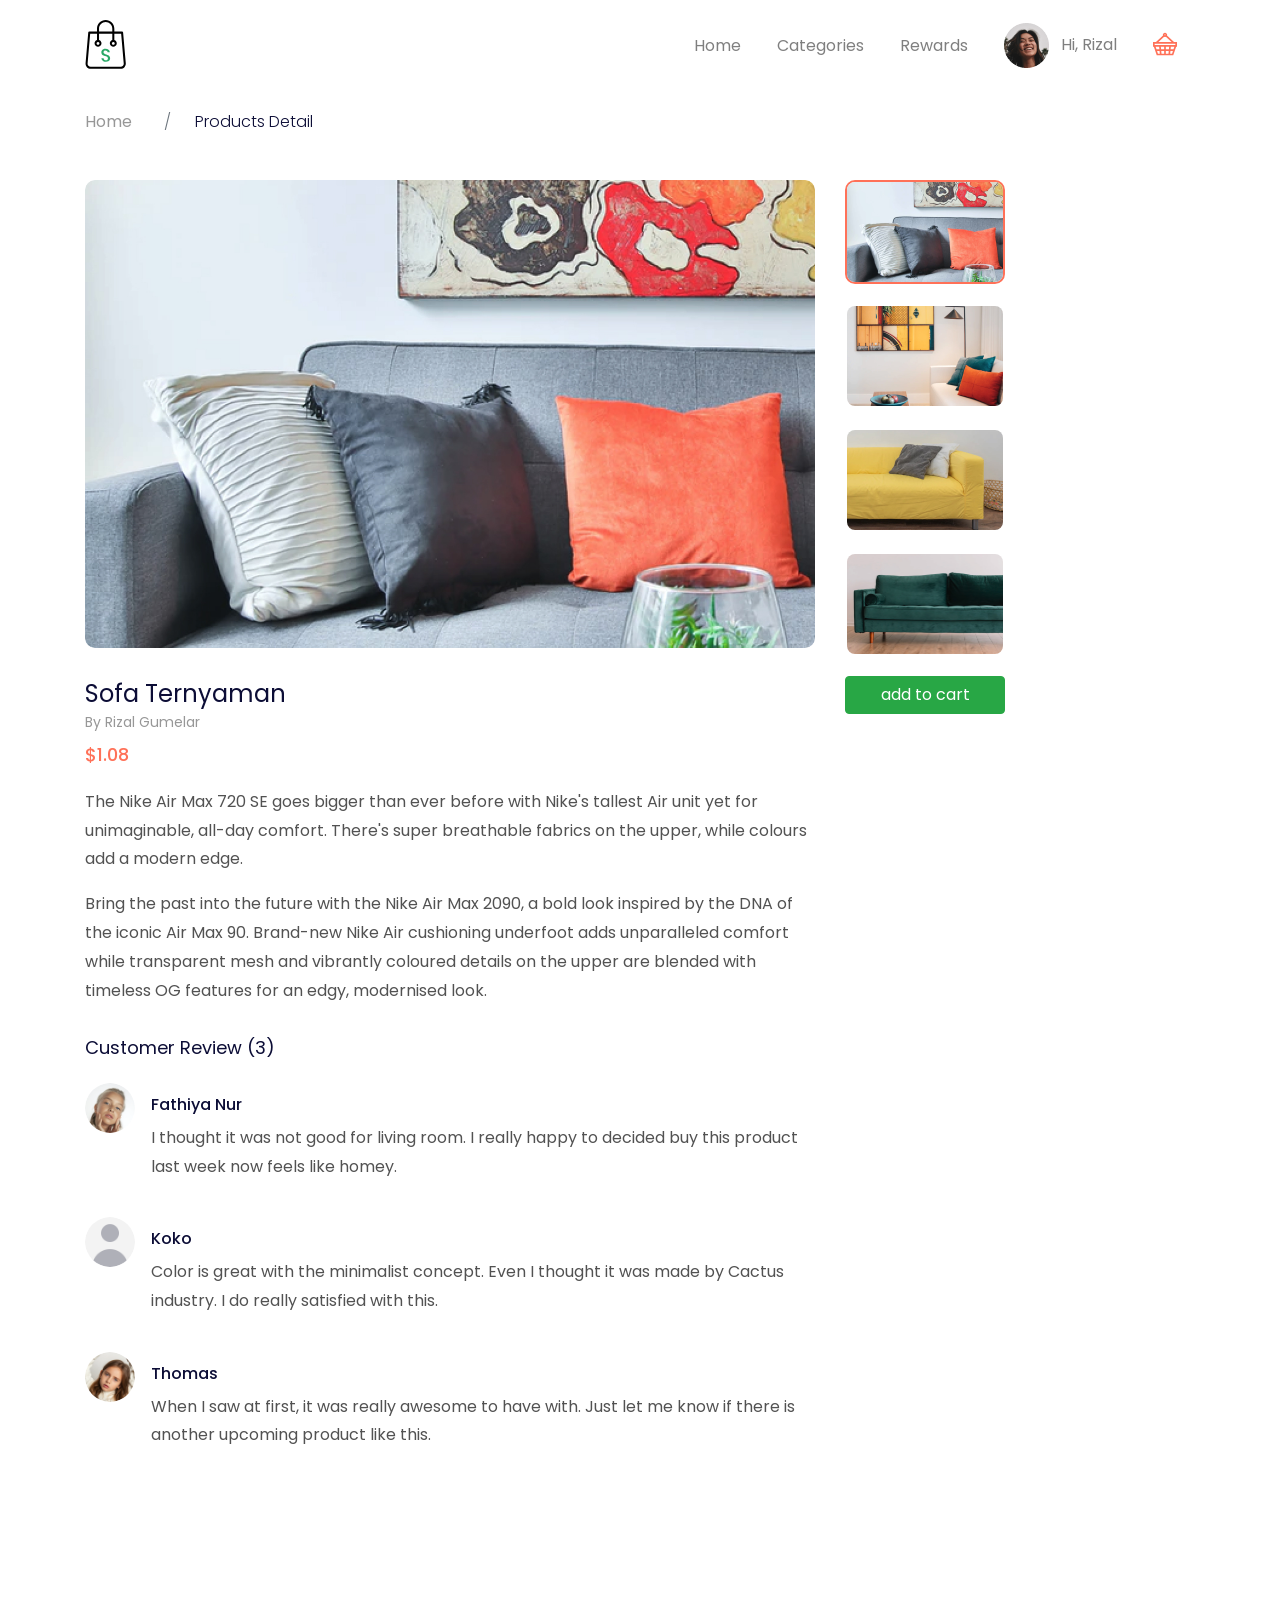
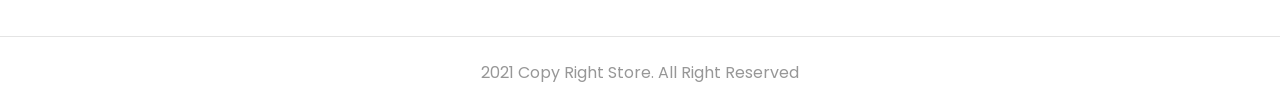
<file: details.html>
<!DOCTYPE html>
<html lang="en">
    <head>
        <meta charset="utf-8" />
        <meta
            name="viewport"
            content="width=device-width, initial-scale=1, shrink-to-fit=no"
        />
        <meta name="description" content="" />
        <meta name="author" content="" />

        <title>Store - Your Best Marketplace</title>

        <link
            href="https://unpkg.com/aos@2.3.1/dist/aos.css"
            rel="stylesheet"
        />
        <link href="style/main.css" rel="stylesheet" />
    </head>

    <body>
        <nav
            class="
                navbar navbar-expand-lg navbar-light navbar-store
                fixed-top
                navbar-fixed-top
            "
            data-aos="fade-down"
        >
            <div class="container">
                <a href="/index.html" class="navbar-brand">
                    <img src="images/logo.svg" alt="logo" />
                </a>
                <button
                    class="navbar-toggler"
                    type="button"
                    data-toggle="collapse"
                    data-target="#navbarResponsive"
                >
                    <span class="navbar-toggler-icon"> </span>
                </button>
                <div class="collapse navbar-collapse" id="navbarResponsive">
                    <ul class="navbar-nav ml-auto">
                        <li class="nav-item">
                            <a href="/index.html" class="nav-link">Home</a>
                        </li>
                        <li class="nav-item">
                            <a href="/categories.html" class="nav-link">
                                Categories
                            </a>
                        </li>
                        <li class="nav-item">
                            <a href="/#" class="nav-link">Rewards</a>
                        </li>
                    </ul>
                    <!-- dekstop menu -->
                    <ul class="navbar-nav d-none d-lg-flex">
                        <li class="nav-item dropdown">
                            <a
                                href="#"
                                class="nav-link"
                                id="navbarDropdown"
                                role="button"
                                data-toggle="dropdown"
                            >
                                <img
                                    src="images/user_pc.png"
                                    alt=""
                                    class="roundd-circle mr-2 profile-picture"
                                />
                                Hi, Rizal
                            </a>
                            <div class="dropdown-menu">
                                <a href="/dashboard.html" class="dropdown-item">
                                    Dashboard
                                </a>
                                <a
                                    href="/dashboard-account.html"
                                    class="dropdown-item"
                                >
                                    Settings
                                </a>
                                <div class="dropdown-divider">
                                    <a href="#" class="dropdown-item"></a>
                                </div>
                            </div>
                        </li>
                        <li class="nav-item">
                            <a href="#" class="nav-link d-inline-block mt-2">
                                <img src="images/icon-cart-empty.svg" alt="" />
                            </a>
                        </li>
                    </ul>
                    <ul class="navbar-nav d-block d-lg-none">
                        <li class="nav-item">
                            <a href="#" class="nav-link"> Hi, Rizal </a>
                        </li>
                        <li class="nav-item">
                            <a href="#" class="nav-link d-inline-block">
                                Cart
                            </a>
                        </li>
                    </ul>
                </div>
            </div>
        </nav>

        <!-- page content -->
        <div class="page-content page-details">
            <section
                class="store-breadcrumbs"
                data-aos="fade-down"
                data-aos-delay="100"
            >
                <div class="container">
                    <div class="row">
                        <div class="col-12">
                            <nav>
                                <ol class="breadcrumb">
                                    <li class="breadcrumb-item">
                                        <a href="index.html">Home</a>
                                    </li>
                                    <li class="breadcrumb-item active">
                                        Products Detail
                                    </li>
                                </ol>
                            </nav>
                        </div>
                    </div>
                </div>
            </section>
            <section class="store-galery" id="galery">
                <div class="container">
                    <div class="row">
                        <div class="col-lg-8" data-aos="zoom-in">
                            <transition name="slide-fade" mode="out-in">
                                <img
                                    :src="photos[activePhoto].url"
                                    :key="photos[activePhoto].id"
                                    class="w-100 main-image"
                                    alt=""
                                />
                            </transition>
                        </div>
                        <div class="col-lg-2">
                            <div class="row">
                                <div
                                    class="col-3 col-lg-12 mt-2 mt-lg-0"
                                    v-for="(photo,index) in photos"
                                    :key="photo.id"
                                    data-aos="zoom-in"
                                    data-aos-delay="100"
                                >
                                    <a href="#" @click="changeActive(index)">
                                        <img
                                            :src="photo.url"
                                            class="w-100 thumbnail-image"
                                            :class="{ active: index == activePhoto }"
                                            alt=""
                                        />
                                    </a>
                                </div>
                            </div>
                        </div>
                    </div>
                </div>
            </section>
            <div class="store-details-container" data-aos="fade-up">
                <section class="store-heading">
                    <div class="container">
                        <div class="row">
                            <div class="col-lg-8">
                                <h1>Sofa Ternyaman</h1>
                                <div class="owner">By Rizal Gumelar</div>
                                <div class="price">$1.08</div>
                            </div>
                            <div class="col-lg-2" data-aos="zoom-in">
                                <a
                                    href="/cart.html"
                                    class="
                                        btn btn-success
                                        px-4
                                        text-white
                                        btn-block
                                        mb-3
                                    "
                                >
                                    add to cart
                                </a>
                            </div>
                        </div>
                    </div>
                </section>
                <section class="store-description">
                    <div class="container">
                        <div class="row">
                            <div class="col-12 col-lg-8">
                                <p>
                                    The Nike Air Max 720 SE goes bigger than
                                    ever before with Nike's tallest Air unit yet
                                    for unimaginable, all-day comfort. There's
                                    super breathable fabrics on the upper, while
                                    colours add a modern edge.
                                </p>
                                <p>
                                    Bring the past into the future with the Nike
                                    Air Max 2090, a bold look inspired by the
                                    DNA of the iconic Air Max 90. Brand-new Nike
                                    Air cushioning underfoot adds unparalleled
                                    comfort while transparent mesh and vibrantly
                                    coloured details on the upper are blended
                                    with timeless OG features for an edgy,
                                    modernised look.
                                </p>
                            </div>
                        </div>
                    </div>
                </section>
                <section class="store-review">
                    <div class="container">
                        <div class="row">
                            <div class="col-12 col-lg-8 mt-3 mb-3">
                                <h5>Customer Review (3)</h5>
                            </div>
                        </div>
                        <div class="row">
                            <div class="col-12 col-lg-8">
                                <ul class="list-unstyled">
                                    <li class="media">
                                        <img
                                            src="images/icon-testimonial-1.png"
                                            alt=""
                                            class="mr-3 rounded-circle"
                                        />
                                        <div class="media-body">
                                            <h5 class="mt-2 mb-1">
                                                Fathiya Nur
                                            </h5>
                                            I thought it was not good for living
                                            room. I really happy to decided buy
                                            this product last week now feels
                                            like homey.
                                        </div>
                                    </li>
                                </ul>
                                <ul class="list-unstyled">
                                    <li class="media">
                                        <img
                                            src="images/icon-testimonial-2.png"
                                            alt=""
                                            class="mr-3 rounded-circle"
                                        />
                                        <div class="media-body">
                                            <h5 class="mt-2 mb-1">Koko</h5>
                                            Color is great with the minimalist
                                            concept. Even I thought it was made
                                            by Cactus industry. I do really
                                            satisfied with this.
                                        </div>
                                    </li>
                                </ul>
                                <ul class="list-unstyled">
                                    <li class="media">
                                        <img
                                            src="images/icon-testimonial-3.png"
                                            alt=""
                                            class="mr-3 rounded-circle"
                                        />
                                        <div class="media-body">
                                            <h5 class="mt-2 mb-1">Thomas</h5>
                                            When I saw at first, it was really
                                            awesome to have with. Just let me
                                            know if there is another upcoming
                                            product like this.
                                        </div>
                                    </li>
                                </ul>
                            </div>
                        </div>
                    </div>
                </section>
            </div>
        </div>

        <footer>
            <div class="container">
                <div class="row">
                    <div class="col-12 text-center">
                        <p class="pt-4 pb-2">
                            2021 Copy Right Store. All Right Reserved
                        </p>
                    </div>
                </div>
            </div>
        </footer>
        <!-- Bootstrap core JavaScript -->
        <script src="/vendor/jquery/jquery.slim.min.js"></script>
        <script src="/vendor/bootstrap/js/bootstrap.bundle.min.js"></script>
        <script src="https://unpkg.com/aos@2.3.1/dist/aos.js"></script>
        <script>
            AOS.init();
        </script>
        <script src="vendor/vue/vue.js"></script>
        <script>
            var galery = new Vue({
                el: '#galery',
                mounted() {
                    AOS.init();
                },
                data: {
                    activePhoto: 0,
                    photos: [
                        {
                            id: 1,
                            url: 'images/products-detail-1.jpg',
                        },
                        {
                            id: 2,
                            url: 'images/products-detail-2.jpg',
                        },
                        {
                            id: 3,
                            url: 'images/products-detail-3.jpg',
                        },
                        {
                            id: 4,
                            url: 'images/products-detail-4.jpg',
                        },
                    ],
                },
                methods: {
                    changeActive(id) {
                        this.activePhoto = id;
                    },
                },
            });
        </script>
        <script src="/script/navbar-scroll.js"></script>
    </body>
</html>
</file>
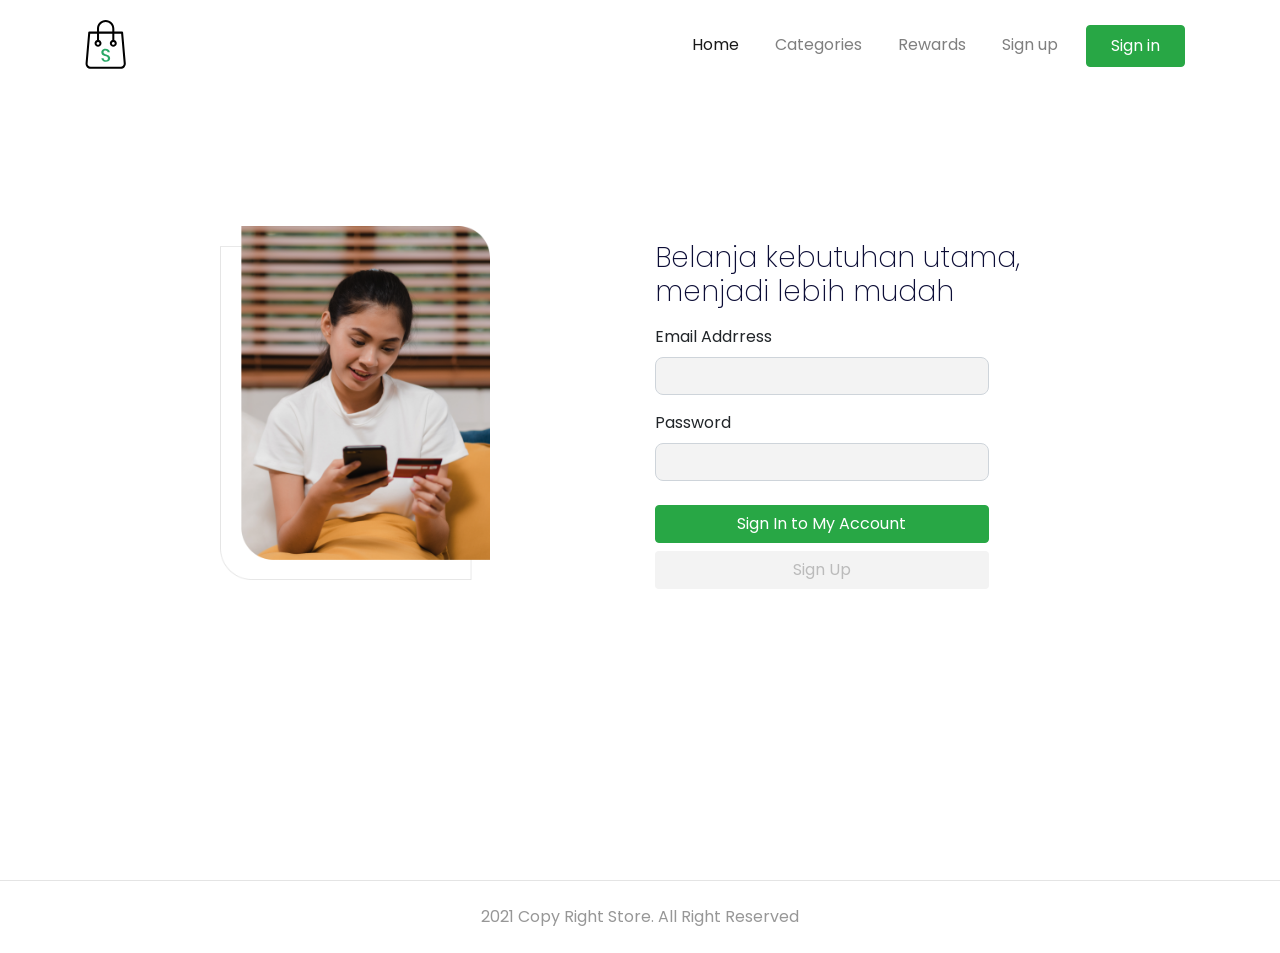
<file: login.html>
<!DOCTYPE html>
<html lang="en">
    <head>
        <meta charset="utf-8" />
        <meta
            name="viewport"
            content="width=device-width, initial-scale=1, shrink-to-fit=no"
        />
        <meta name="description" content="" />
        <meta name="author" content="" />

        <title>Store - Your Best Marketplace</title>

        <link
            href="https://unpkg.com/aos@2.3.1/dist/aos.css"
            rel="stylesheet"
        />
        <link href="style/main.css" rel="stylesheet" />
    </head>

    <body>
        <nav
            class="
                navbar navbar-expand-lg navbar-light navbar-store
                fixed-top
                navbar-fixed-top
            "
            data-aos="fade-down"
        >
            <div class="container">
                <a href="/index.html" class="navbar-brand">
                    <img src="images/logo.svg" alt="logo" />
                </a>
                <button
                    class="navbar-toggler"
                    type="button"
                    data-toggle="collapse"
                    data-target="#navbarResponsive"
                >
                    <span class="navbar-toggler-icon"> </span>
                </button>
                <div class="collapse navbar-collapse" id="navbarResponsive">
                    <ul class="navbar-nav ml-auto">
                        <li class="nav-item active">
                            <a href="/index.html" class="nav-link">Home</a>
                        </li>
                        <li class="nav-item">
                            <a href="/categories.html" class="nav-link">
                                Categories
                            </a>
                        </li>
                        <li class="nav-item">
                            <a href="/#" class="nav-link">Rewards</a>
                        </li>
                        <li class="nav-item">
                            <a href="/register.html" class="nav-link"
                                >Sign up
                            </a>
                        </li>
                        <li class="nav-item">
                            <a
                                href="/login.html"
                                class="btn btn-success nav-link px-4 text-white"
                            >
                                Sign in
                            </a>
                        </li>
                    </ul>
                </div>
            </div>
        </nav>

        <div class="page-content page-auth">
            <div class="section-store-auth" data-aos="fade-up">
                <div class="container">
                    <div class="row align-items-center row-login">
                        <div class="col-lg-6 text-center">
                            <img
                                src="images/login-placeholder.png"
                                alt=""
                                class="w-50 mb-4 mb-lg-none"
                            />
                        </div>
                        <div class="col-lg-5">
                            <h2>
                                Belanja kebutuhan utama, <br />menjadi lebih
                                mudah
                            </h2>
                            <form action="" class="mt-3">
                                <div class="form-group">
                                    <label for="">Email Addrress</label>
                                    <input
                                        type="email"
                                        class="form-control w-75"
                                    />
                                </div>
                                <div class="form-group">
                                    <label for="">Password</label>
                                    <input
                                        type="password"
                                        class="form-control w-75"
                                    />
                                </div>
                                <a
                                    href="/dashboard.html"
                                    class="btn btn-success btn-block w-75 mt-4"
                                >
                                    Sign In to My Account
                                </a>
                                <a
                                    href="/register.html"
                                    class="btn btn-signup w-75 mt-2"
                                >
                                    Sign Up
                                </a>
                            </form>
                        </div>
                    </div>
                </div>
            </div>
        </div>
        <footer>
            <div class="container">
                <div class="row">
                    <div class="col-12 text-center">
                        <p class="pt-4 pb-2">
                            2021 Copy Right Store. All Right Reserved
                        </p>
                    </div>
                </div>
            </div>
        </footer>
        <!-- Bootstrap core JavaScript -->
        <script src="/vendor/jquery/jquery.slim.min.js"></script>
        <script src="/vendor/bootstrap/js/bootstrap.bundle.min.js"></script>
        <script src="https://unpkg.com/aos@2.3.1/dist/aos.js"></script>
        <script>
            AOS.init();
        </script>
        <script src="/script/navbar-scroll.js"></script>
    </body>
</html>
</file>
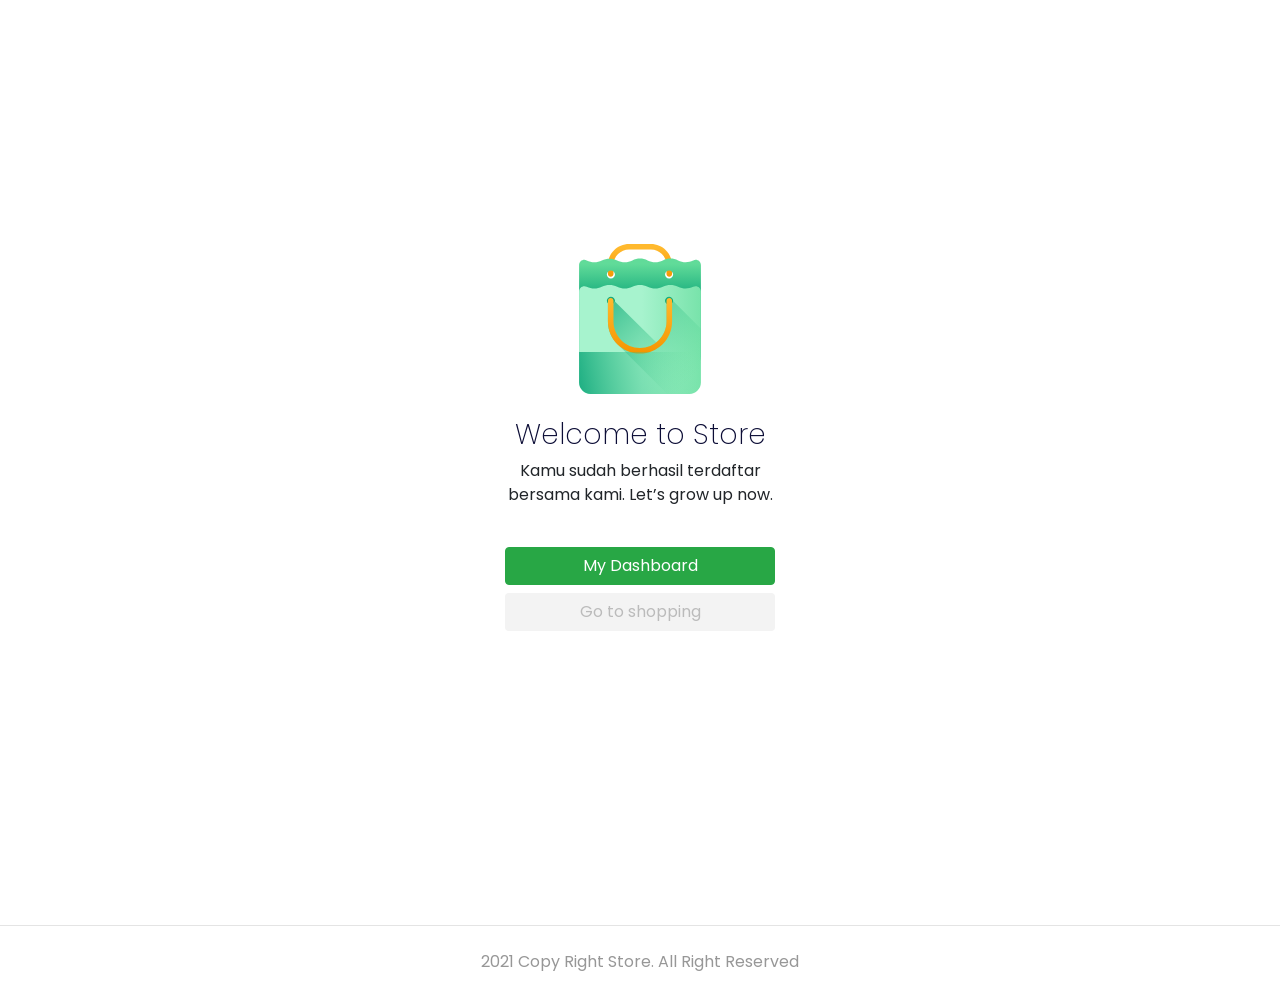
<file: register-success.html>
<!DOCTYPE html>
<html lang="en">
    <head>
        <meta charset="utf-8" />
        <meta
            name="viewport"
            content="width=device-width, initial-scale=1, shrink-to-fit=no"
        />
        <meta name="description" content="" />
        <meta name="author" content="" />

        <title>Store - Your Best Marketplace</title>

        <link
            href="https://unpkg.com/aos@2.3.1/dist/aos.css"
            rel="stylesheet"
        />
        <link href="style/main.css" rel="stylesheet" />
    </head>

    <body>
        <div class="page-content page-success">
            <div class="section-success" data-aos="zoom-in">
                <div class="container">
                    <div
                        class="
                            row
                            align-items-center
                            row-login
                            justify-content-center
                        "
                    >
                        <div class="col-lg-6 text-center">
                            <img src="images/success.svg" alt="" class="mb-4" />
                            <h2>Welcome to Store</h2>
                            <p>
                                Kamu sudah berhasil terdaftar <br />bersama
                                kami. Let’s grow up now.
                            </p>
                            <div>
                                <a
                                    href="/dashboard.html"
                                    class="btn btn-success w-50 mt-4"
                                >
                                    My Dashboard
                                </a>
                                <a
                                    href="/index.html"
                                    class="btn btn-signup w-50 mt-2"
                                >
                                    Go to shopping
                                </a>
                            </div>
                        </div>
                    </div>
                </div>
            </div>
        </div>
        <footer>
            <div class="container">
                <div class="row">
                    <div class="col-12 text-center">
                        <p class="pt-4 pb-2">
                            2021 Copy Right Store. All Right Reserved
                        </p>
                    </div>
                </div>
            </div>
        </footer>
        <!-- Bootstrap core JavaScript -->
        <script src="/vendor/jquery/jquery.slim.min.js"></script>
        <script src="/vendor/bootstrap/js/bootstrap.bundle.min.js"></script>
        <script src="https://unpkg.com/aos@2.3.1/dist/aos.js"></script>
        <script>
            AOS.init();
        </script>
        <script src="/script/navbar-scroll.js"></script>
    </body>
</html>
</file>
